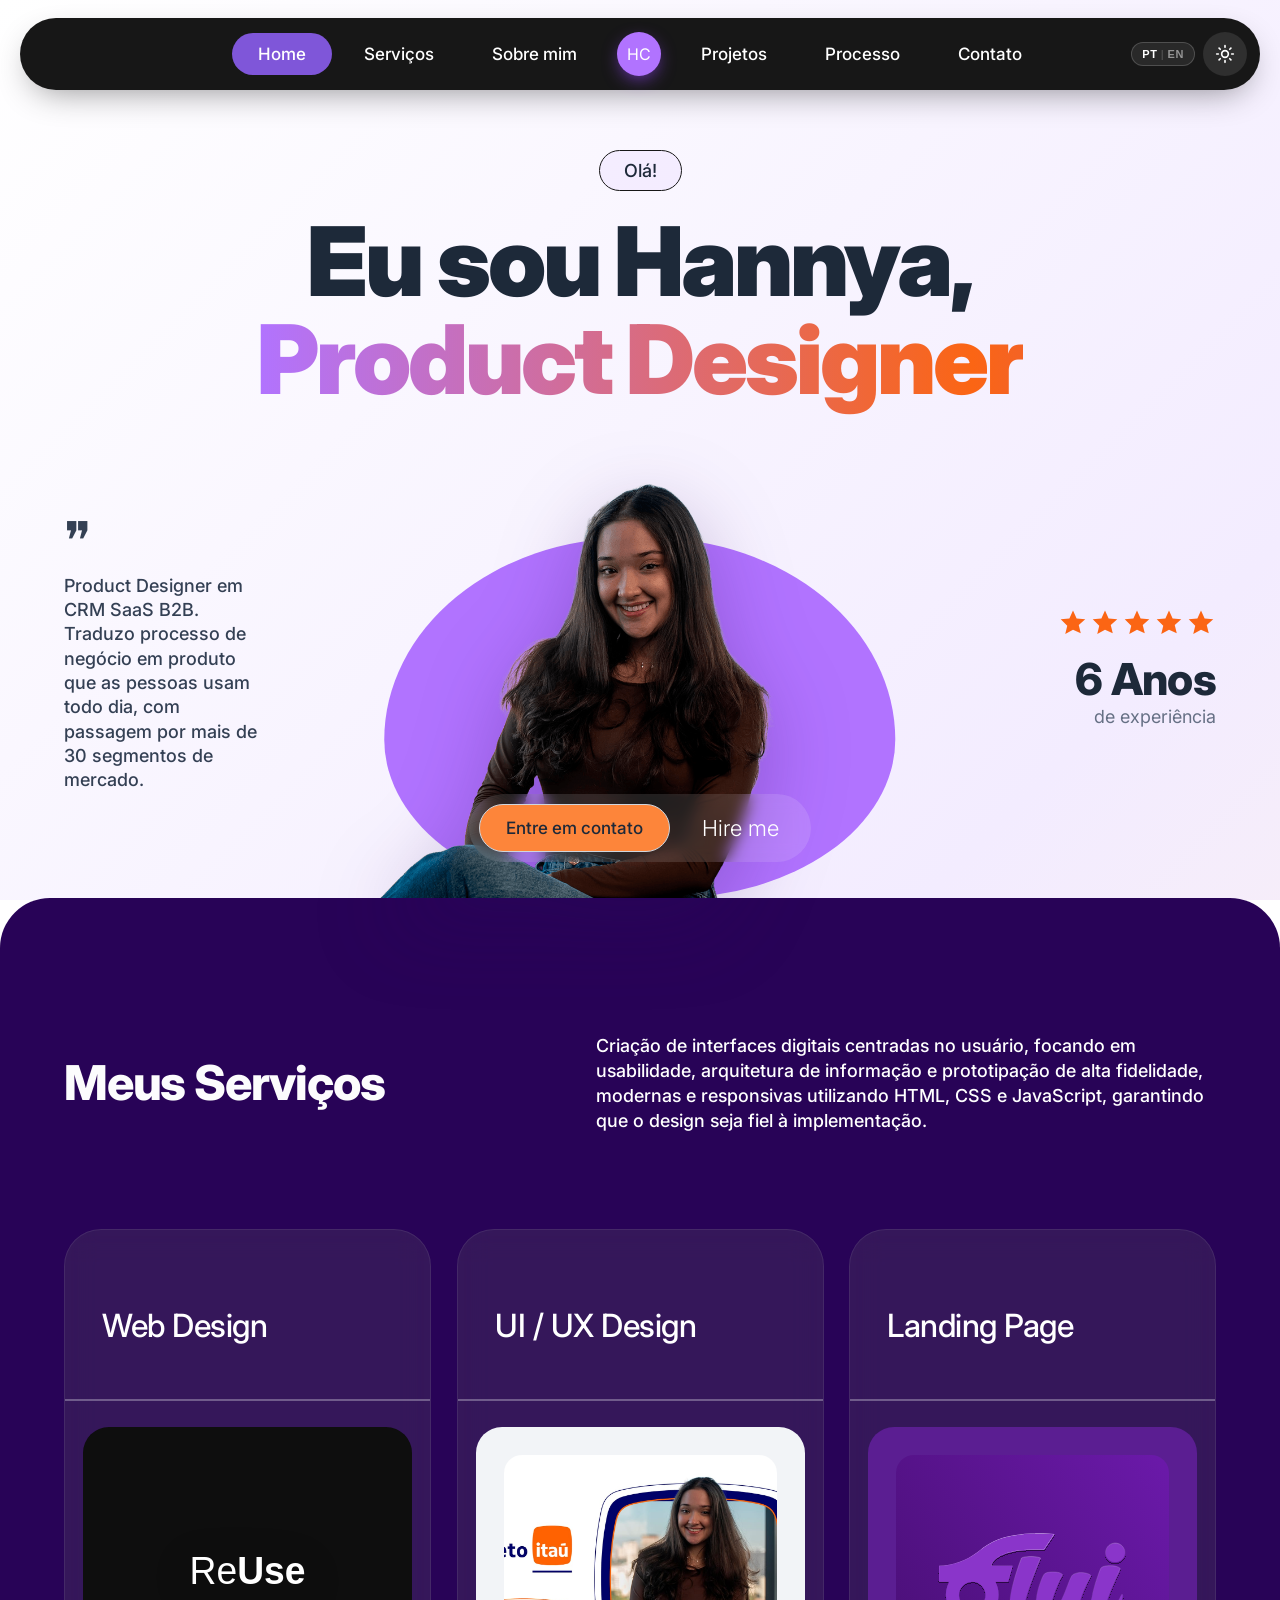
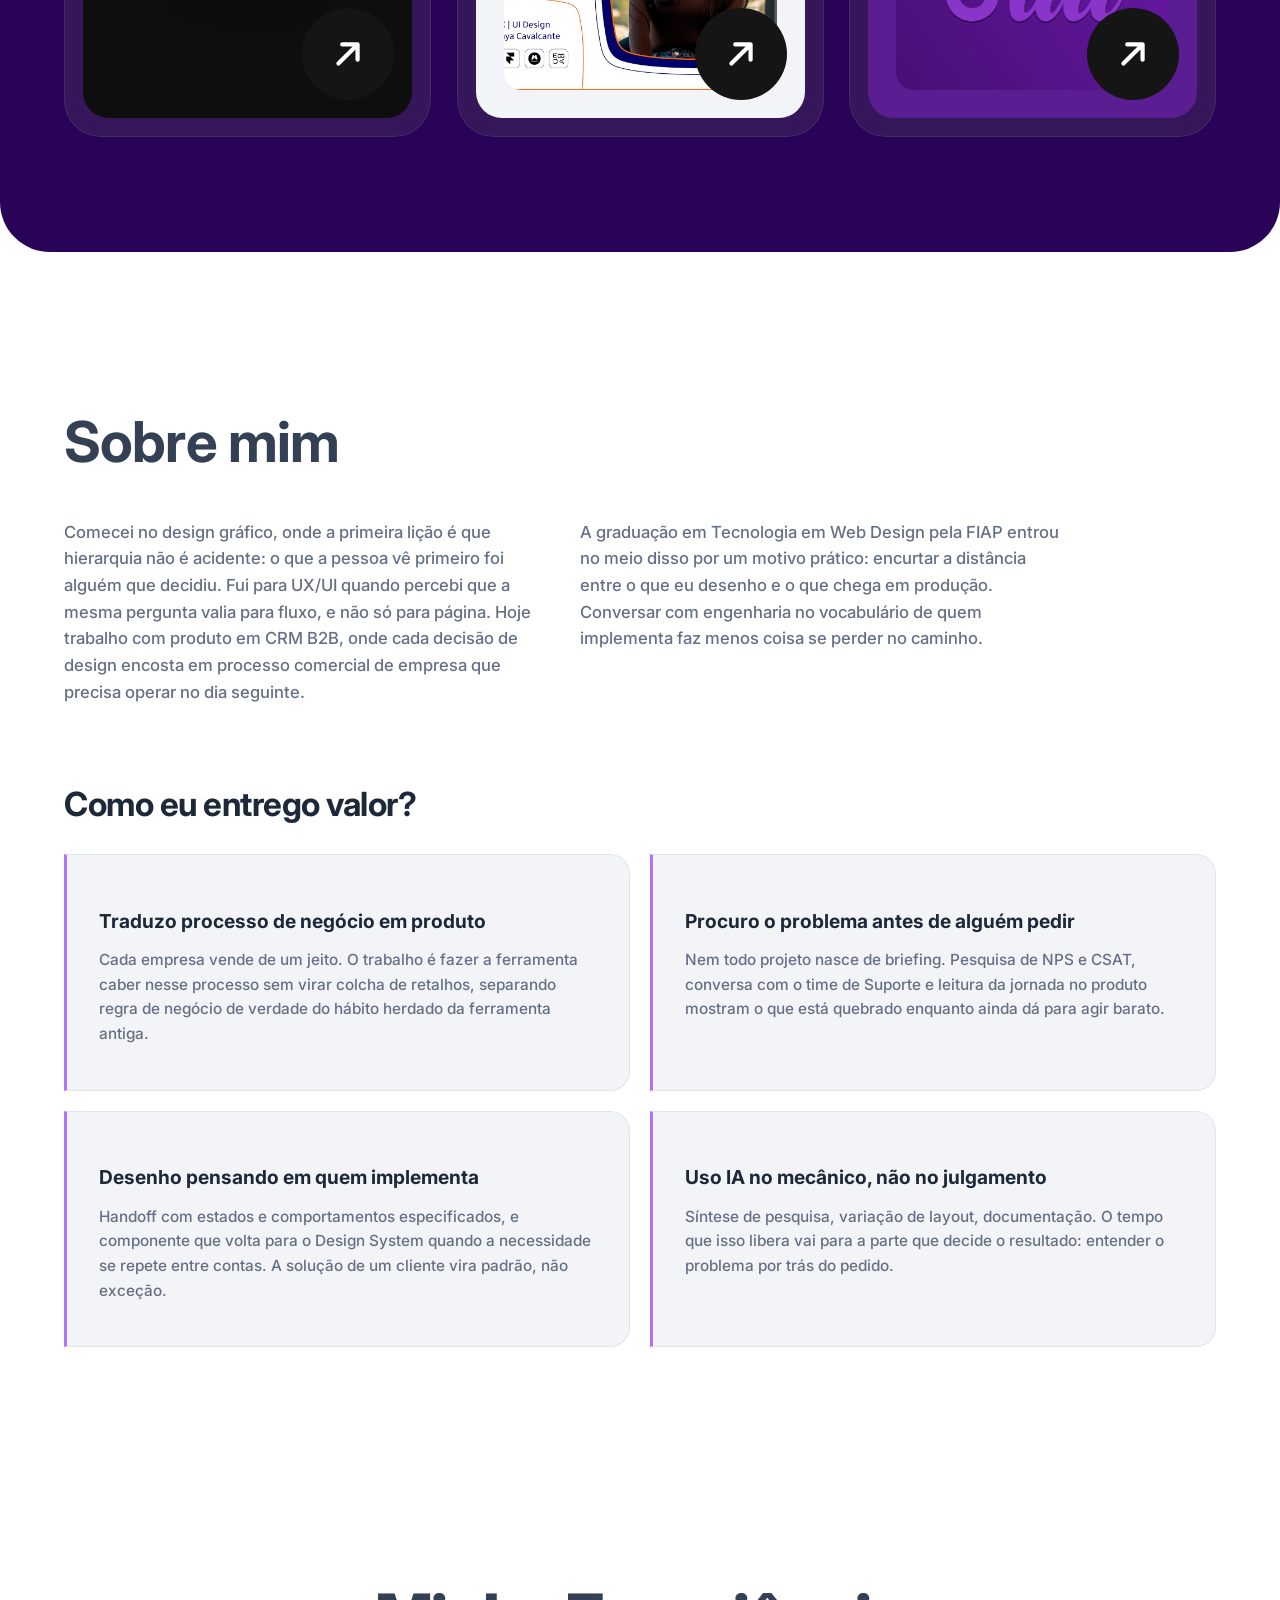
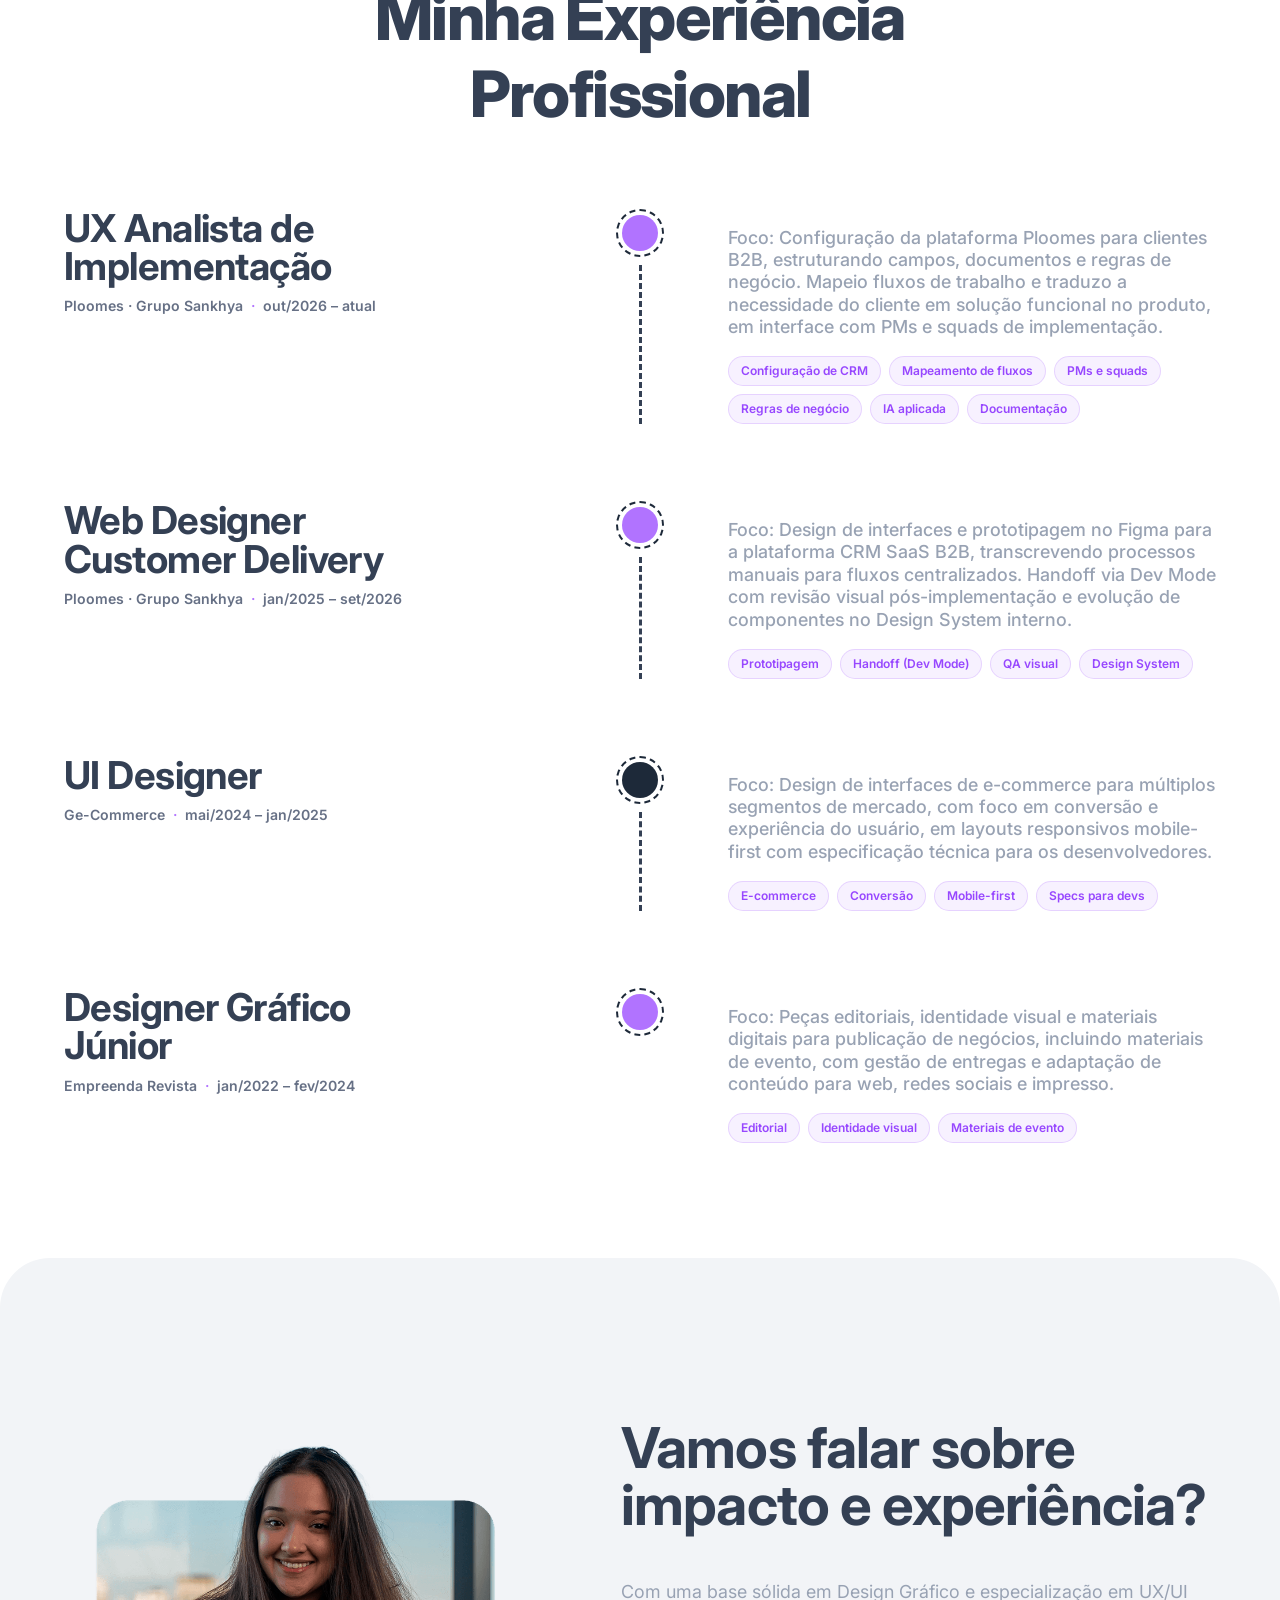
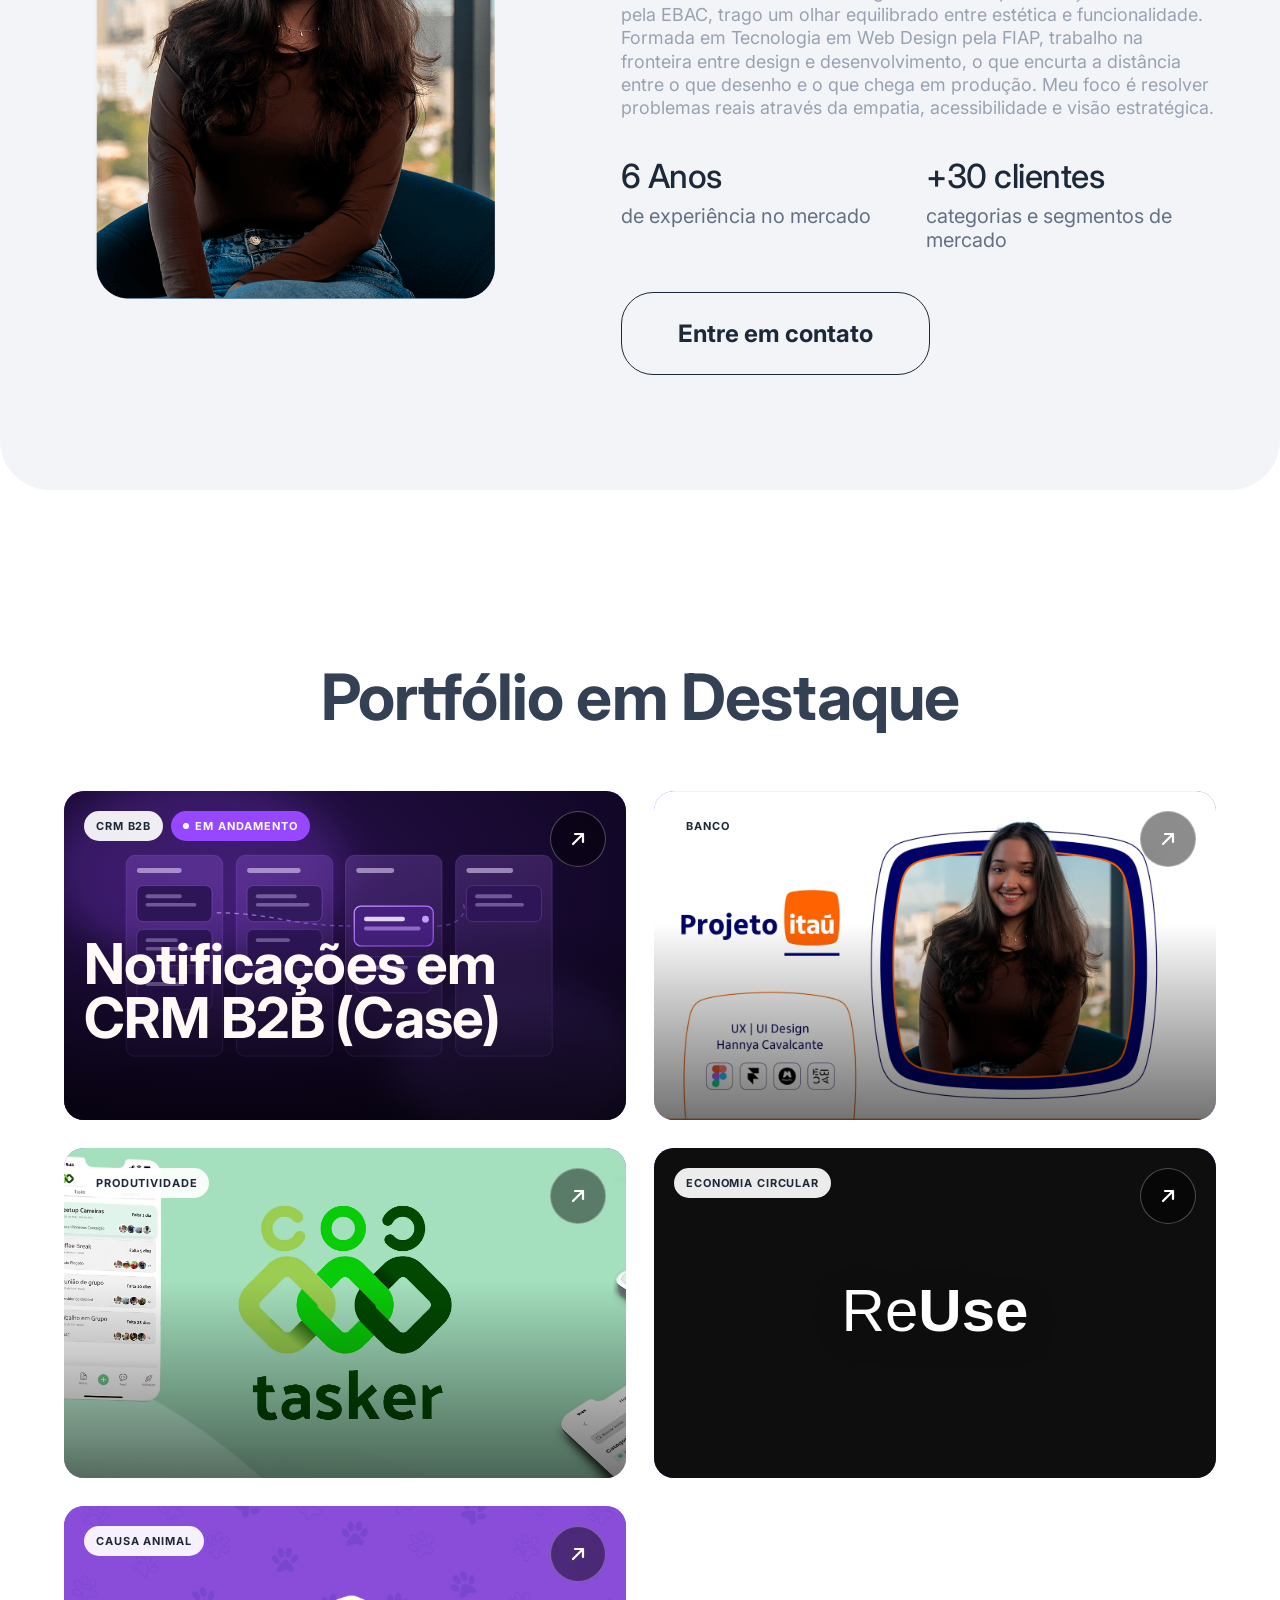
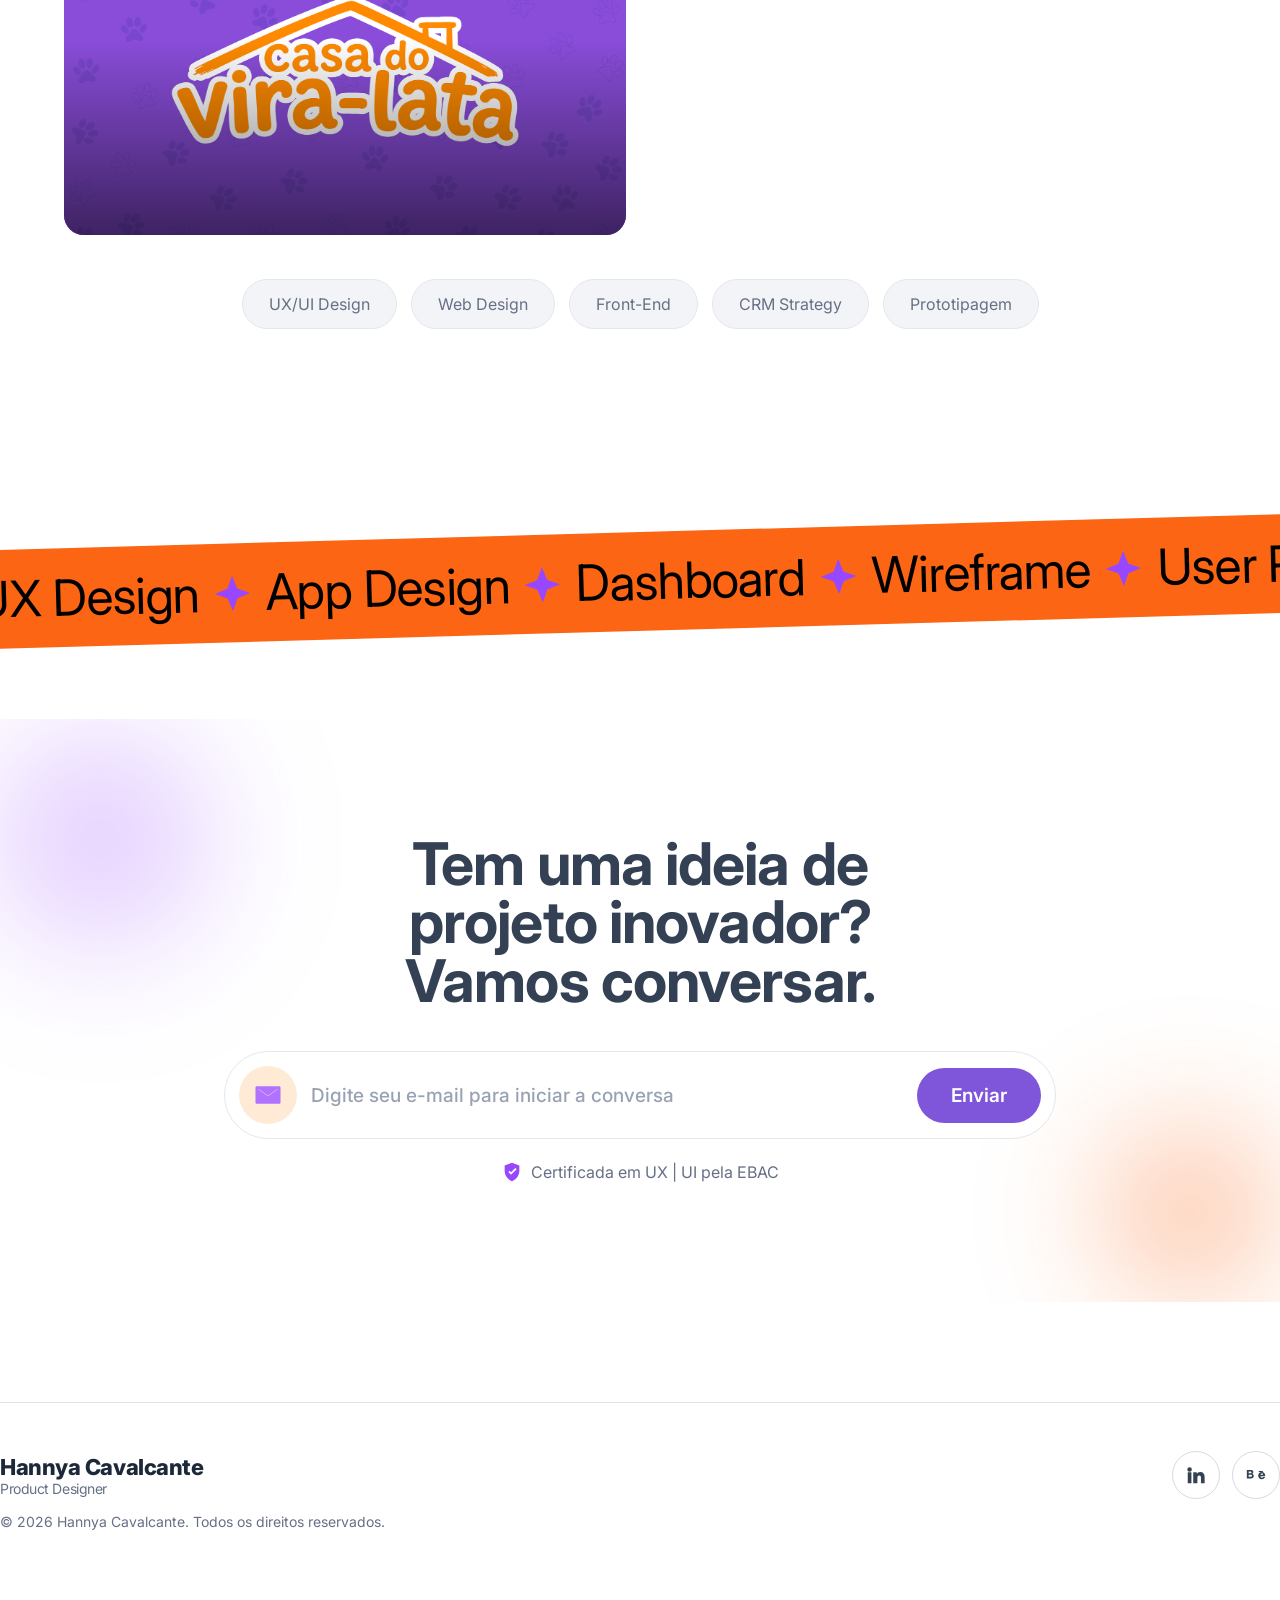
<file: index.html>
<!DOCTYPE html>
<html lang="pt-BR">
<head>
<meta charset="UTF-8" />
<meta name="viewport" content="width=device-width, initial-scale=1.0" />
<!-- Marca que o JavaScript esta ativo. As animacoes de entrada so escondem o
     conteudo sob .js, entao sem JavaScript tudo aparece normalmente. Inline e
     no <head> para rodar antes da primeira pintura e nao piscar. -->
<script>document.documentElement.classList.add("js");</script>
<title>Hannya Cavalcante — Product Designer</title>
<meta name="description" content="Portfólio de Hannya Cavalcante, Product Designer atuando em CRM SaaS B2B: mapeamento de fluxos, design de interfaces, Design System e handoff com engenharia." />
<link rel="canonical" href="https://hannya-portfolio.vercel.app/" />

<!-- Compartilhamento (LinkedIn, WhatsApp, X) -->
<meta property="og:type" content="website" />
<meta property="og:site_name" content="Hannya Cavalcante" />
<meta property="og:url" content="https://hannya-portfolio.vercel.app/" />
<meta property="og:title" content="Hannya Cavalcante — Product Designer" />
<meta property="og:description" content="Product Designer com 6 anos de experiência, hoje em CRM SaaS B2B. Veja os cases e o processo por trás das decisões." />
<meta property="og:image" content="https://hannya-portfolio.vercel.app/assets/og-image.jpg" />
<meta property="og:image:width" content="1200" />
<meta property="og:image:height" content="630" />
<meta property="og:image:alt" content="Hannya Cavalcante, Product Designer" />
<meta property="og:locale" content="pt_BR" />
<meta name="twitter:card" content="summary_large_image" />
<meta name="twitter:title" content="Hannya Cavalcante — Product Designer" />
<meta name="twitter:description" content="Product Designer com 6 anos de experiência, hoje em CRM SaaS B2B. Veja os cases e o processo por trás das decisões." />
<meta name="twitter:image" content="https://hannya-portfolio.vercel.app/assets/og-image.jpg" />

<link rel="preconnect" href="https://fonts.googleapis.com" />
<link rel="preconnect" href="https://fonts.gstatic.com" crossorigin />
<link href="https://fonts.googleapis.com/css2?family=Inter:wght@400;500;600;700;800&family=Urbanist:wght@300;400;500;600;700;800&family=Vast+Shadow&display=swap" rel="stylesheet" />
<link rel="icon" type="image/svg+xml" href="assets/favicon.svg" />
<link rel="stylesheet" href="styles.css" />

<!-- Dados estruturados: ajuda o Google a entender quem é a autora do site -->
<script type="application/ld+json">
{
  "@context": "https://schema.org",
  "@type": "Person",
  "name": "Hannya Cavalcante",
  "jobTitle": "Product Designer",
  "url": "https://hannya-portfolio.vercel.app/",
  "image": "https://hannya-portfolio.vercel.app/assets/og-image.jpg",
  "email": "mailto:hannyacavalcante@hotmail.com",
  "sameAs": [
    "https://www.linkedin.com/in/hannyacavalcante/",
    "https://www.behance.net/hannyacavalcante"
  ],
  "knowsAbout": ["Product Design", "UX Design", "UI Design", "Design System", "UX Research", "Prototipação", "CRM B2B", "SaaS"]
}
</script>
</head>
<body>

<a class="skip-link" href="#home">Pular para o conteúdo</a>

<!-- ============ NAV ============ -->
<nav class="nav" id="nav">
  <a class="nav__brand-mobile" href="#home" aria-label="Início">HC</a>
  <div class="nav__links" id="navLinks">
    <a class="nav__link is-active" href="#home" data-link>Home</a>
    <a class="nav__link" href="#servicos" data-link data-i18n="nav.services">Serviços</a>
    <a class="nav__link" href="#sobre" data-link data-i18n="nav.about">Sobre mim</a>
    <a class="nav__logo" href="#home" aria-label="Hannya Cavalcante">HC</a>
    <a class="nav__link" href="#projetos" data-link data-i18n="nav.projects">Projetos</a>
    <a class="nav__link" href="processo.html" data-i18n="nav.process">Processo</a>
    <a class="nav__link" href="#contato" data-link data-i18n="nav.contact">Contato</a>
  </div>
  <button class="theme-toggle" id="themeToggle" aria-label="Alternar tema" data-cursor>
    <svg class="icon-sun" viewBox="0 0 24 24" fill="none" stroke="currentColor" stroke-width="2" stroke-linecap="round"><circle cx="12" cy="12" r="4"/><path d="M12 2v2M12 20v2M4.9 4.9l1.4 1.4M17.7 17.7l1.4 1.4M2 12h2M20 12h2M4.9 19.1l1.4-1.4M17.7 6.3l1.4-1.4"/></svg>
    <svg class="icon-moon" viewBox="0 0 24 24" fill="currentColor" style="display:none"><path d="M21 12.8A9 9 0 1 1 11.2 3a7 7 0 0 0 9.8 9.8z"/></svg>
  </button>
  <button class="lang-toggle" id="langToggle" aria-label="Switch to English" data-cursor>
    <span class="lang-pt is-active">PT</span>
    <span class="lang-sep">|</span>
    <span class="lang-en">EN</span>
  </button>
  <button class="nav__burger" id="burger" aria-label="Menu">
    <svg viewBox="0 0 24 24" fill="none" stroke="currentColor" stroke-width="2" stroke-linecap="round"><path d="M4 7h16M4 12h16M4 17h16"/></svg>
  </button>
</nav>

<main>

  <!-- ============ HERO ============ -->
  <header class="hero container" id="home" data-screen-label="Hero">
    <span class="hero__badge reveal" data-i18n="hero.badge">Olá!</span>
    <h1 class="hero__title reveal" data-delay="1" style="font-weight: 900" data-i18n-html="hero.title">Eu sou Hannya,<br /><span class="br-accent">Product Designer</span></h1>

    <!-- botões visíveis apenas no mobile, abaixo do título -->
    <div class="hero__cta-mobile">
      <a class="btn-pill" href="mailto:hannyacavalcante@hotmail.com" data-cursor style="font-size: 17px; padding: 13px 26px;" data-i18n="hero.cta">Entre em contato</a>
      <a class="hero__cta-ghost hero__cta-ghost--mobile" href="#contato" data-link data-cursor>Hire me</a>
    </div>

    <div class="hero__stage">
      <aside class="hero__aside reveal" data-delay="2">
        <div class="hero__quote-mark">&#10078;</div>
        <p class="hero__quote" data-i18n="hero.quote">Product Designer em CRM SaaS B2B. Traduzo processo de negócio em produto que as pessoas usam todo dia, com passagem por mais de 30 segmentos de mercado.</p>
      </aside>

      <div class="hero__photo-wrap reveal" data-delay="1">
        <div class="hero__blob"></div>
        <img class="hero__photo" src="assets/hannya-hero.png" alt="Hannya Cavalcante" width="1224" height="817" fetchpriority="high" />
        <div class="hero__cta">
          <a class="btn-pill" href="mailto:hannyacavalcante@hotmail.com" data-cursor style="font-size: 17px; padding: 13px 26px;" data-i18n="hero.cta">
            Entre em contato
          </a>
          <a class="hero__cta-ghost" href="#contato" data-link data-cursor>Hire me</a>
        </div>
      </div>

      <aside class="hero__aside hero__aside--right reveal" data-delay="2">
        <div class="hero__stars">
          <svg viewBox="0 0 24 24" fill="currentColor"><path d="m12 2 2.9 6.3 6.9.6-5.2 4.6 1.6 6.7L12 17.3 5.8 20.8l1.6-6.7L2.2 8.9l6.9-.6z"/></svg>
          <svg viewBox="0 0 24 24" fill="currentColor"><path d="m12 2 2.9 6.3 6.9.6-5.2 4.6 1.6 6.7L12 17.3 5.8 20.8l1.6-6.7L2.2 8.9l6.9-.6z"/></svg>
          <svg viewBox="0 0 24 24" fill="currentColor"><path d="m12 2 2.9 6.3 6.9.6-5.2 4.6 1.6 6.7L12 17.3 5.8 20.8l1.6-6.7L2.2 8.9l6.9-.6z"/></svg>
          <svg viewBox="0 0 24 24" fill="currentColor"><path d="m12 2 2.9 6.3 6.9.6-5.2 4.6 1.6 6.7L12 17.3 5.8 20.8l1.6-6.7L2.2 8.9l6.9-.6z"/></svg>
          <svg viewBox="0 0 24 24" fill="currentColor"><path d="m12 2 2.9 6.3 6.9.6-5.2 4.6 1.6 6.7L12 17.3 5.8 20.8l1.6-6.7L2.2 8.9l6.9-.6z"/></svg>
        </div>
        <div class="hero__years" data-i18n="hero.years">6 Anos</div>
        <div class="hero__years-sub" data-i18n="hero.years-sub">de experiência</div>
      </aside>
    </div>
  </header>

  <!-- ============ SERVIÇOS ============ -->
  <section class="services section-pad container" id="servicos" data-screen-label="Serviços">
    <div class="services__head">
      <h2 class="services__title reveal reveal--left" data-i18n="services.title">Meus Serviços</h2>
      <p class="services__desc reveal reveal--right" data-delay="1" data-i18n="services.desc">Criação de interfaces digitais centradas no usuário, focando em usabilidade, arquitetura de informação e prototipação de alta fidelidade, modernas e responsivas utilizando HTML, CSS e JavaScript, garantindo que o design seja fiel à implementação.</p>
    </div>

    <div class="services__grid">
      <article class="service-card reveal reveal--zoom">
        <h3 class="service-card__title">Web Design</h3>
        <div class="service-card__rule"></div>
        <div class="service-card__media service-card__media--banner" style="background:#0E0E0E">
          <img class="service-card__banner" src="assets/reuse-logo.svg" alt="Banner ReUse - Web Design" width="300" height="71" loading="lazy" />
          <a class="service-card__arrow" href="https://reuse-web-jhfm.vercel.app/" target="_blank" rel="noopener" data-cursor aria-label="Acessar projeto ReUse">
            <svg viewBox="0 0 24 24" fill="none" stroke="currentColor" stroke-width="2.2" stroke-linecap="round" stroke-linejoin="round"><path d="M7 17 17 7M9 7h8v8"/></svg>
          </a>
        </div>
      </article>

      <article class="service-card reveal reveal--zoom" data-delay="1">
        <h3 class="service-card__title">UI / UX Design</h3>
        <div class="service-card__rule"></div>
        <div class="service-card__media service-card__media--banner" style="background:#F2F4F7">
          <img class="service-card__banner service-card__banner--cover" src="assets/thumb-itau.jpg" alt="Banner Projeto Itaú - UI/UX Design" width="1600" height="839" loading="lazy" />
          <a class="service-card__arrow" href="https://www.behance.net/hannyacavalcante" target="_blank" rel="noopener" data-cursor aria-label="Ver no Behance">
            <svg viewBox="0 0 24 24" fill="none" stroke="currentColor" stroke-width="2.2" stroke-linecap="round" stroke-linejoin="round"><path d="M7 17 17 7M9 7h8v8"/></svg>
          </a>
        </div>
      </article>

      <article class="service-card reveal reveal--zoom" data-delay="2">
        <h3 class="service-card__title">Landing Page</h3>
        <div class="service-card__rule"></div>
        <div class="service-card__media service-card__media--banner" style="background:#5B1E92">
          <img class="service-card__banner service-card__banner--cover" src="assets/flui-banner.svg" alt="Banner Flui - Landing Page" width="1440" height="1024" loading="lazy" />
          <a class="service-card__arrow" href="https://flui-charge.vercel.app/" target="_blank" rel="noopener" data-cursor aria-label="Acessar protótipo Flui">
            <svg viewBox="0 0 24 24" fill="none" stroke="currentColor" stroke-width="2.2" stroke-linecap="round" stroke-linejoin="round"><path d="M7 17 17 7M9 7h8v8"/></svg>
          </a>
        </div>
      </article>
    </div>
  </section>

  <!-- ============ SOBRE MIM ============ -->
  <section class="about section-pad container" id="sobre" data-screen-label="Sobre mim">
    <h2 class="about__title reveal" data-i18n="about.title">Sobre mim</h2>

    <div class="about__intro">
      <p class="about__text reveal" data-delay="1" data-i18n="about.p1">Comecei no design gr&aacute;fico, onde a primeira li&ccedil;&atilde;o &eacute; que hierarquia n&atilde;o &eacute; acidente: o que a pessoa v&ecirc; primeiro foi algu&eacute;m que decidiu. Fui para UX/UI quando percebi que a mesma pergunta valia para fluxo, e n&atilde;o s&oacute; para p&aacute;gina. Hoje trabalho com produto em CRM B2B, onde cada decis&atilde;o de design encosta em processo comercial de empresa que precisa operar no dia seguinte.</p>
      <p class="about__text reveal" data-delay="2" data-i18n="about.p2">A gradua&ccedil;&atilde;o em Tecnologia em Web Design pela FIAP entrou no meio disso por um motivo pr&aacute;tico: encurtar a dist&acirc;ncia entre o que eu desenho e o que chega em produ&ccedil;&atilde;o. Conversar com engenharia no vocabul&aacute;rio de quem implementa faz menos coisa se perder no caminho.</p>
    </div>

    <h3 class="about__sub reveal" data-i18n="about.value-title">Como eu entrego valor?</h3>
    <div class="value-grid">
      <article class="value-card reveal">
        <h4 class="value-card__title" data-i18n="about.v1-title">Traduzo processo de neg&oacute;cio em produto</h4>
        <p class="value-card__text" data-i18n="about.v1-text">Cada empresa vende de um jeito. O trabalho &eacute; fazer a ferramenta caber nesse processo sem virar colcha de retalhos, separando regra de neg&oacute;cio de verdade do h&aacute;bito herdado da ferramenta antiga.</p>
      </article>
      <article class="value-card reveal" data-delay="1">
        <h4 class="value-card__title" data-i18n="about.v2-title">Procuro o problema antes de algu&eacute;m pedir</h4>
        <p class="value-card__text" data-i18n="about.v2-text">Nem todo projeto nasce de briefing. Pesquisa de NPS e CSAT, conversa com o time de Suporte e leitura da jornada no produto mostram o que est&aacute; quebrado enquanto ainda d&aacute; para agir barato.</p>
      </article>
      <article class="value-card reveal" data-delay="2">
        <h4 class="value-card__title" data-i18n="about.v3-title">Desenho pensando em quem implementa</h4>
        <p class="value-card__text" data-i18n="about.v3-text">Handoff com estados e comportamentos especificados, e componente que volta para o Design System quando a necessidade se repete entre contas. A solu&ccedil;&atilde;o de um cliente vira padr&atilde;o, n&atilde;o exce&ccedil;&atilde;o.</p>
      </article>
      <article class="value-card reveal" data-delay="3">
        <h4 class="value-card__title" data-i18n="about.v4-title">Uso IA no mec&acirc;nico, n&atilde;o no julgamento</h4>
        <p class="value-card__text" data-i18n="about.v4-text">S&iacute;ntese de pesquisa, varia&ccedil;&atilde;o de layout, documenta&ccedil;&atilde;o. O tempo que isso libera vai para a parte que decide o resultado: entender o problema por tr&aacute;s do pedido.</p>
      </article>
    </div>
  </section>

  <!-- ============ EXPERIÊNCIA ============ -->
  <section class="exp section-pad container" data-screen-label="Experiência">
    <h2 class="exp__title reveal" data-i18n="exp.title">Minha Experiência Profissional</h2>

    <div class="timeline">
      <div class="timeline__row">
        <div class="role-head">
          <div class="role-title" data-i18n-html="exp.role-impl">UX Analista de<br />Implementa&ccedil;&atilde;o</div>
          <p class="role-company"><span data-i18n="exp.co1">Ploomes &middot; Grupo Sankhya</span><span class="role-sep">&middot;</span><span data-i18n="exp.dt1">out/2026 &ndash; atual</span></p>
        </div>
        <div class="timeline__rail">
          <div class="rail-node reveal"><span></span></div>
        </div>
        <div class="role-body">
          <p class="focus-text" data-i18n="exp.focus-impl">Foco: Configuração da plataforma Ploomes para clientes B2B, estruturando campos, documentos e regras de negócio. Mapeio fluxos de trabalho e traduzo a necessidade do cliente em solução funcional no produto, em interface com PMs e squads de implementação.</p>
          <div class="role-tags">
            <span class="role-tag" data-i18n="exp.t1a">Configuração de CRM</span>
            <span class="role-tag" data-i18n="exp.t1b">Mapeamento de fluxos</span>
            <span class="role-tag" data-i18n="exp.t1c">PMs e squads</span>
            <span class="role-tag" data-i18n="exp.t1d">Regras de negócio</span>
            <span class="role-tag" data-i18n="exp.t1e">IA aplicada</span>
            <span class="role-tag" data-i18n="exp.t1f">Documentação</span>
          </div>
        </div>
      </div>

      <div class="timeline__row">
        <div class="role-head" data-delay="1">
          <div class="role-title" data-i18n-html="exp.role1">Web Designer<br />Customer Delivery</div>
          <p class="role-company"><span data-i18n="exp.co2">Ploomes &middot; Grupo Sankhya</span><span class="role-sep">&middot;</span><span data-i18n="exp.dt2">jan/2025 &ndash; set/2026</span></p>
        </div>
        <div class="timeline__rail">
          <div class="rail-node reveal" data-delay="1"><span></span></div>
        </div>
        <div class="role-body" data-delay="1">
          <p class="focus-text" data-i18n="exp.focus1">Foco: Design de interfaces e prototipagem no Figma para a plataforma CRM SaaS B2B, transcrevendo processos manuais para fluxos centralizados. Handoff via Dev Mode com revisão visual pós-implementação e evolução de componentes no Design System interno.</p>
          <div class="role-tags">
            <span class="role-tag" data-i18n="exp.t2a">Prototipagem</span>
            <span class="role-tag" data-i18n="exp.t2b">Handoff (Dev Mode)</span>
            <span class="role-tag" data-i18n="exp.t2c">QA visual</span>
            <span class="role-tag" data-i18n="exp.t2d">Design System</span>
          </div>
        </div>
      </div>

      <div class="timeline__row">
        <div class="role-head" data-delay="2">
          <div class="role-title" data-i18n-html="exp.role2">UI Designer</div>
          <p class="role-company"><span data-i18n="exp.co3">Ge-Commerce</span><span class="role-sep">&middot;</span><span data-i18n="exp.dt3">mai/2024 &ndash; jan/2025</span></p>
        </div>
        <div class="timeline__rail">
          <div class="rail-node is-dark reveal" data-delay="2"><span></span></div>
        </div>
        <div class="role-body" data-delay="2">
          <p class="focus-text" data-i18n="exp.focus2">Foco: Design de interfaces de e-commerce para múltiplos segmentos de mercado, com foco em conversão e experiência do usuário, em layouts responsivos mobile-first com especificação técnica para os desenvolvedores.</p>
          <div class="role-tags">
            <span class="role-tag" data-i18n="exp.t3a">E-commerce</span>
            <span class="role-tag" data-i18n="exp.t3b">Conversão</span>
            <span class="role-tag" data-i18n="exp.t3c">Mobile-first</span>
            <span class="role-tag" data-i18n="exp.t3d">Specs para devs</span>
          </div>
        </div>
      </div>

      <div class="timeline__row">
        <div class="role-head" data-delay="3">
          <div class="role-title" data-i18n-html="exp.role3">Designer Gr&aacute;fico<br />J&uacute;nior</div>
          <p class="role-company"><span data-i18n="exp.co4">Empreenda Revista</span><span class="role-sep">&middot;</span><span data-i18n="exp.dt4">jan/2022 &ndash; fev/2024</span></p>
        </div>
        <div class="timeline__rail">
          <div class="rail-node reveal" data-delay="3"><span></span></div>
        </div>
        <div class="role-body" data-delay="3">
          <p class="focus-text" data-i18n="exp.focus3">Foco: Peças editoriais, identidade visual e materiais digitais para publicação de negócios, incluindo materiais de evento, com gestão de entregas e adaptação de conteúdo para web, redes sociais e impresso.</p>
          <div class="role-tags">
            <span class="role-tag" data-i18n="exp.t4a">Editorial</span>
            <span class="role-tag" data-i18n="exp.t4b">Identidade visual</span>
            <span class="role-tag" data-i18n="exp.t4c">Materiais de evento</span>
          </div>
        </div>
      </div>
    </div>
  </section>

  <!-- ============ IMPACTO ============ -->
  <section class="impact section-pad container" data-screen-label="Impacto">
    <div class="impact__inner">
      <div class="impact__photo reveal reveal--left">
        <img src="assets/hannya-about.png" alt="Hannya Cavalcante" width="844" height="840" loading="lazy" />
      </div>
      <div class="reveal reveal--right" data-delay="1">
        <h2 class="impact__title" data-i18n="impact.title">Vamos falar sobre impacto e experiência?</h2>
        <p class="impact__text" data-i18n="impact.text">Com uma base sólida em Design Gráfico e especialização em UX/UI pela EBAC, trago um olhar equilibrado entre estética e funcionalidade. Formada em Tecnologia em Web Design pela FIAP, trabalho na fronteira entre design e desenvolvimento, o que encurta a distância entre o que desenho e o que chega em produção. Meu foco é resolver problemas reais através da empatia, acessibilidade e visão estratégica.</p>
        <div class="impact__stats">
          <div class="stat">
            <div class="stat__num"><span data-count="6" data-suffix=" Anos" data-i18n-suffix="impact.stat1-sfx">6 Anos</span></div>
            <div class="stat__label" data-i18n="impact.stat1-lbl">de experiência no mercado</div>
          </div>
          <div class="stat">
            <div class="stat__num"><span data-count="30" data-prefix="+" data-suffix=" clientes" data-i18n-suffix="impact.stat2-sfx">+30 clientes</span></div>
            <div class="stat__label" data-i18n="impact.stat2-lbl">categorias e segmentos de mercado</div>
          </div>
        </div>
        <a class="btn-outline" href="#contato" data-link data-cursor data-i18n="impact.cta">Entre em contato</a>
      </div>
    </div>
  </section>

  <!-- ============ PORTFÓLIO ============ -->
  <section class="portfolio section-pad container" id="projetos" data-screen-label="Portfólio">
    <h2 class="portfolio__title reveal reveal--blur" data-i18n="portfolio.title">Portfólio em Destaque</h2>

    <!-- Cards no HTML para funcionarem sem JavaScript e serem indexaveis.
         Gerados a partir de projects-data.js com a mesma marcacao de
         buildProjects(). Ao adicionar um projeto, atualize os dois lugares. -->
    <div id="projectTrack" class="proj-grid reveal" data-delay="1">
        <a class="project" href="projeto.html?id=notificacoes-crm" data-cursor data-cursor-label="Ver projeto" aria-label="Notificações em CRM B2B (Case)">
          <div class="project__bg" style="background-image:url(assets/crm-cover.svg)"></div><div class="project__scrim"></div>
          <div class="project__top"><div class="project__pills"><span class="project__pill">CRM B2B</span><span class="project__pill project__pill--wip">Em andamento</span></div><span class="project__arrow"><svg viewBox="0 0 24 24" fill="none" stroke="currentColor" stroke-width="2.2" stroke-linecap="round" stroke-linejoin="round"><path d="M7 17 17 7M9 7h8v8"/></svg></span></div>
          <div>
            <h3 class="project__name">Notificações em CRM B2B (Case)</h3>
            <p class="project__desc">Os avisos do produto são silenciosos e se acumulam, e a rotina do dia acaba se organizando fora dele. Discovery com entrevistas, benchmark e priorização RICE. Estudo em andamento.</p>
          </div>
        </a>

        <a class="project" href="projeto.html?id=itau" data-cursor data-cursor-label="Ver projeto" aria-label="Redesign de Onboarding · Itaú">
          <div class="project__bg" style="background-image:url(assets/thumb-itau.jpg)"></div><div class="project__scrim"></div>
          <div class="project__top"><div class="project__pills"><span class="project__pill">Banco</span></div><span class="project__arrow"><svg viewBox="0 0 24 24" fill="none" stroke="currentColor" stroke-width="2.2" stroke-linecap="round" stroke-linejoin="round"><path d="M7 17 17 7M9 7h8v8"/></svg></span></div>
          <div>
            <p class="project__desc">Redesenho do onboarding do app do Itaú conduzido pelo Double Diamond, com pesquisa, teste com usuários reais e acessibilidade como critério de aprovação. Resultado: 30% menos etapas no fluxo.</p>
          </div>
        </a>

        <a class="project" href="projeto.html?id=tasker" data-cursor data-cursor-label="Ver projeto" aria-label="Tasker">
          <div class="project__bg" style="background-image:url(assets/tasker-cover.webp)"></div><div class="project__scrim"></div>
          <div class="project__top"><div class="project__pills"><span class="project__pill">Produtividade</span></div><span class="project__arrow"><svg viewBox="0 0 24 24" fill="none" stroke="currentColor" stroke-width="2.2" stroke-linecap="round" stroke-linejoin="round"><path d="M7 17 17 7M9 7h8v8"/></svg></span></div>
          <div>
            <p class="project__desc">Aplicativo com interações gamificadas criado para ajudar jovens com dificuldades de concentração a organizarem tarefas, desenvolverem hábitos e aumentarem a produtividade no dia a dia.</p>
          </div>
        </a>

        <a class="project project--has-logo" href="projeto.html?id=reuse" data-cursor data-cursor-label="Ver projeto" aria-label="Reuse App">
          <div class="project__bg" style="background:#0E0E0E"></div>
          <div class="project__top"><div class="project__pills"><span class="project__pill">Economia circular</span></div><span class="project__arrow"><svg viewBox="0 0 24 24" fill="none" stroke="currentColor" stroke-width="2.2" stroke-linecap="round" stroke-linejoin="round"><path d="M7 17 17 7M9 7h8v8"/></svg></span></div>
          <div>
            <img class="project__logo" src="assets/reuse-logo.svg" alt="Reuse App" />
            <p class="project__desc">Plataforma digital colaborativa de economia circular: um marketplace onde pessoas vendem, trocam e doam produtos usados, incentivando o consumo consciente e a sustentabilidade urbana.</p>
          </div>
        </a>

        <a class="project" href="projeto.html?id=casa-vira-lata" data-cursor data-cursor-label="Ver projeto" aria-label="Casa do Vira-Lata">
          <div class="project__bg" style="background-image:url(assets/service-1.png)"></div><div class="project__scrim"></div>
          <div class="project__top"><div class="project__pills"><span class="project__pill">Causa animal</span></div><span class="project__arrow"><svg viewBox="0 0 24 24" fill="none" stroke="currentColor" stroke-width="2.2" stroke-linecap="round" stroke-linejoin="round"><path d="M7 17 17 7M9 7h8v8"/></svg></span></div>
          <div>
            <p class="project__desc">Projeto voltado à causa animal, com foco em criar uma experiência digital acolhedora e intuitiva para incentivar adoções, doações e conexão entre pessoas e animais resgatados.</p>
          </div>
        </a>
    </div>

    <div class="chips reveal">
      <span class="chip">UX/UI Design</span>
      <span class="chip">Web Design</span>
      <span class="chip">Front-End</span>
      <span class="chip">CRM Strategy</span>
      <span class="chip" data-i18n="chip.proto">Prototipagem</span>
    </div>
  </section>

  <!-- ============ MARQUEE ============ -->
  <div class="marquee" aria-hidden="true">
    <div class="marquee__track" id="marqueeTrack"></div>
  </div>

  <!-- ============ CONTATO ============ -->
  <section class="contact section-pad container" id="contato" data-screen-label="Contato">
    <h2 class="contact__title reveal" data-i18n="contact.title">Tem uma ideia de projeto inovador? Vamos conversar.</h2>
    <form class="contact__form reveal" data-delay="1" id="contactForm">
      <span class="contact__icon">
        <svg viewBox="0 0 24 24" fill="currentColor"><path d="M3 5h18a1 1 0 0 1 1 1v12a1 1 0 0 1-1 1H3a1 1 0 0 1-1-1V6a1 1 0 0 1 1-1zm9 7.5L4.5 7.2v.3L12 13l7.5-5.5v-.3L12 12.5z"/></svg>
      </span>
      <input class="contact__input" type="email" id="contactEmail" placeholder="Digite seu e-mail para iniciar a conversa" data-i18n-placeholder="contact.ph" required />
      <button class="btn-send" type="submit" data-cursor data-i18n="contact.send">Enviar</button>
    </form>
    <p class="contact__status" id="contactStatus" role="status" aria-live="polite" hidden></p>
    <div class="contact__badge">
      <svg viewBox="0 0 24 24" fill="currentColor"><path d="M12 2 4 5v6c0 5 3.4 9.4 8 11 4.6-1.6 8-6 8-11V5l-8-3zm-1 13-3-3 1.4-1.4L11 12.2l4.6-4.6L17 9l-6 6z"/></svg>
      <span data-i18n="contact.badge">Certificada em UX | UI pela EBAC</span>
    </div>
  </section>

  <!-- ============ FOOTER ============ -->
  <footer class="footer container">
    <div class="footer__inner">
      <div class="footer__brand">Hannya Cavalcante<small data-i18n="footer.role">Product Designer</small></div>
      <div class="footer__socials">
        <a class="social" href="https://www.linkedin.com/in/hannyacavalcante/" target="_blank" rel="noopener" aria-label="LinkedIn" data-cursor>
          <svg viewBox="0 0 24 24" fill="currentColor"><path d="M4.98 3.5A2.5 2.5 0 1 1 5 8.5a2.5 2.5 0 0 1 0-5zM3 9h4v12H3V9zm6 0h3.8v1.7h.05c.53-1 1.83-2.05 3.77-2.05 4.03 0 4.78 2.65 4.78 6.1V21h-4v-5.4c0-1.3 0-2.95-1.8-2.95-1.8 0-2.08 1.4-2.08 2.85V21H9V9z"/></svg>
        </a>
        <a class="social" href="https://www.behance.net/hannyacavalcante" target="_blank" rel="noopener" aria-label="Behance" data-cursor>
          <svg viewBox="0 0 24 24" fill="currentColor"><path d="M8.2 10.3c.6-.3.9-.9.9-1.6 0-1.5-1.1-2.2-2.9-2.2H2v9.4h4.4c1.9 0 3.2-.9 3.2-2.7 0-1.1-.5-1.9-1.4-2.3zM4 8.2h1.9c.7 0 1.2.3 1.2 1s-.4 1-1.2 1H4v-2zm2.1 5.6H4v-2.2h2.2c.9 0 1.4.4 1.4 1.1 0 .8-.6 1.1-1.5 1.1zM22 12.6c0-2.2-1.3-4-3.7-4-2.3 0-3.9 1.7-3.9 4 0 2.4 1.5 4 4 4 1.9 0 3.1-.9 3.5-2.3h-2c-.2.5-.7.7-1.4.7-1 0-1.6-.6-1.7-1.6H22v-.8zm-5.1-.9c.1-.9.7-1.4 1.5-1.4.9 0 1.4.5 1.4 1.4h-2.9zM15 7.5h4.5v1.1H15V7.5z"/></svg>
        </a>
      </div>
    </div>
    <p class="footer__copy">© <span id="year"></span> Hannya Cavalcante. <span data-i18n="footer.copy">Todos os direitos reservados.</span></p>
  </footer>

</main>

<!-- custom cursor (estilo Figma) -->
<div class="fcursor" id="fcursor" aria-hidden="true">
  <svg viewBox="0 0 24 24" width="24" height="24">
    <path d="M4.5 2 L4.5 18.6 L8.7 14.7 L11.4 20.8 L13.9 19.6 L11.2 13.6 L16.8 13.4 Z"
          stroke="#ffffff" stroke-width="1.5" stroke-linejoin="round"/>
  </svg>
  <span class="fcursor__label" id="fcursorLabel">Hannya</span>
</div>

<script src="i18n.js"></script>
<script src="projects-data.js"></script>
<script src="script.js"></script>

<!-- O painel de Tweaks (React + Babel via CDN) é ferramenta de autoria e não
     vai para produção: eram 4,2 MB por visita, em builds de desenvolvimento,
     com o Babel compilando JSX no navegador do visitante. Ele também forçava
     data-theme no load a partir de um default fixo, o que impedia o modo
     escuro de persistir. Os arquivos tweaks.jsx / tweaks-panel.jsx seguem no
     repositório para uso local. -->

</body>
</html>
</file>
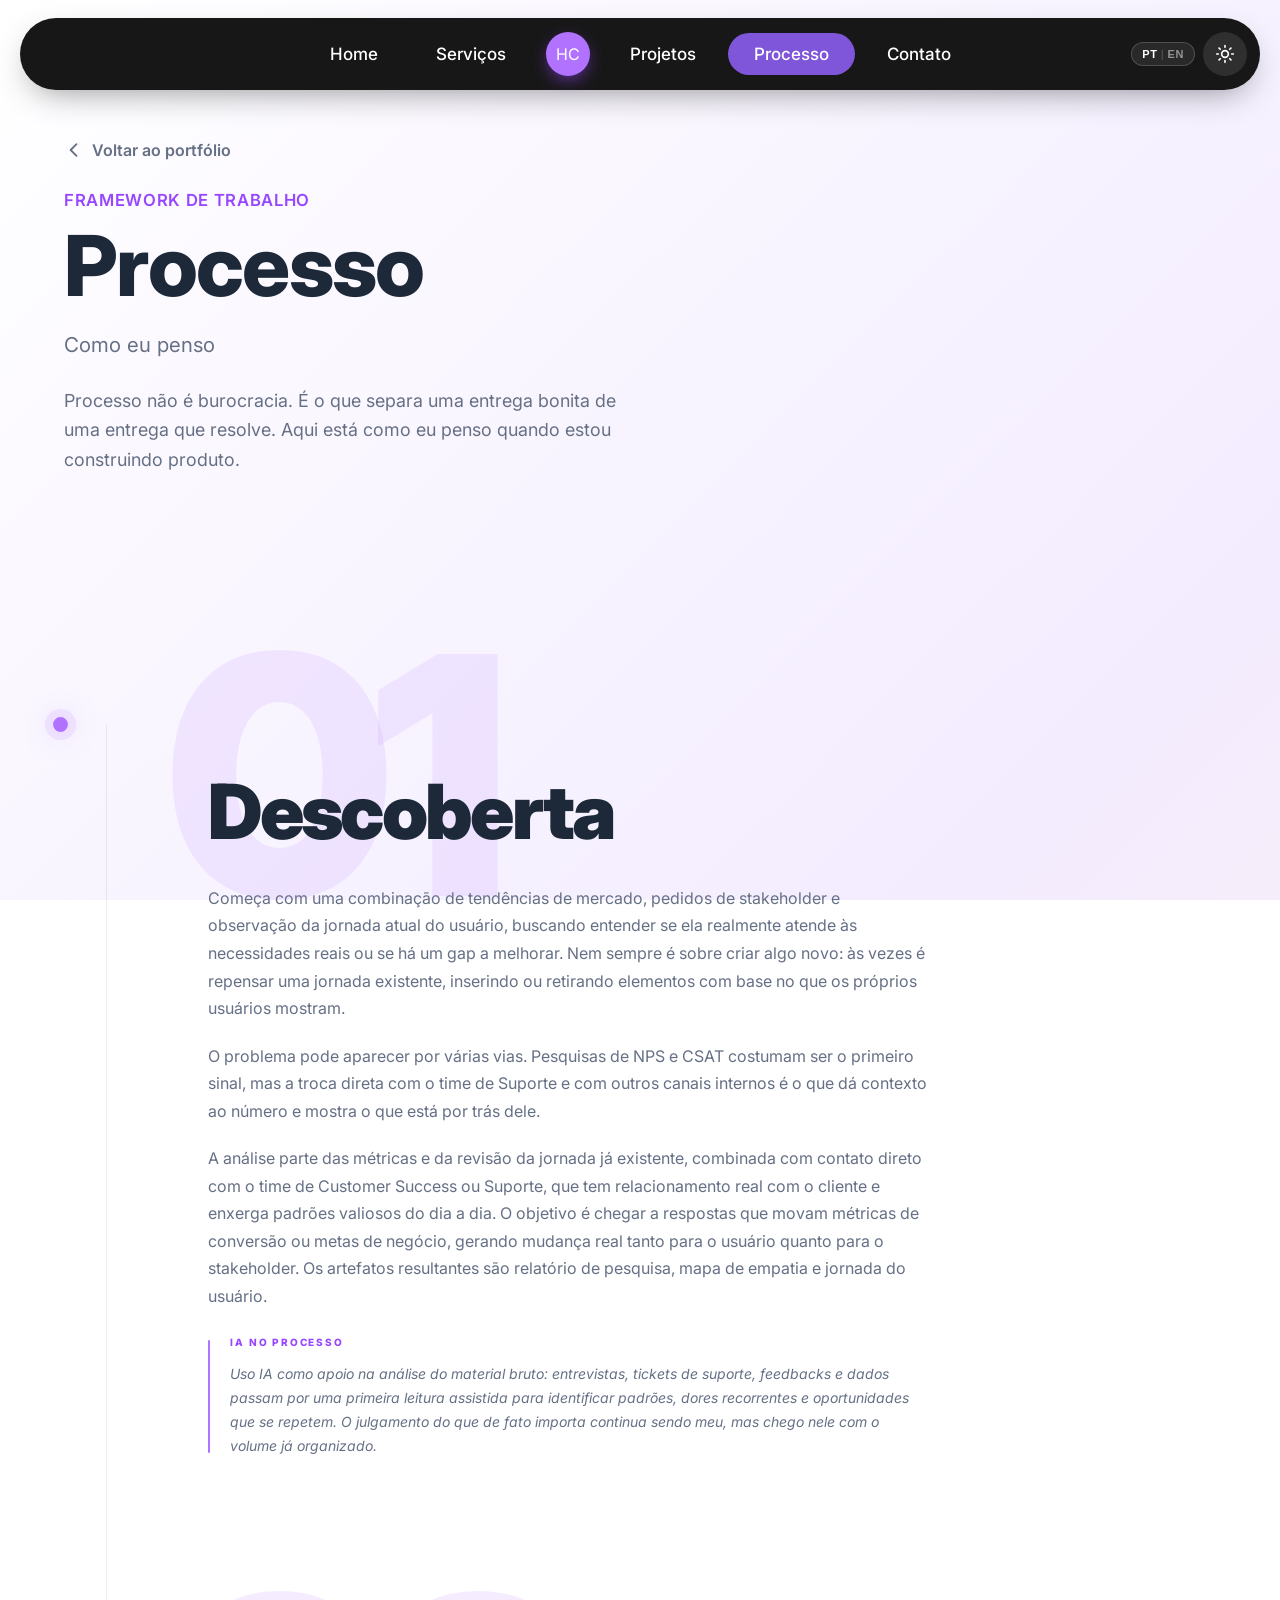
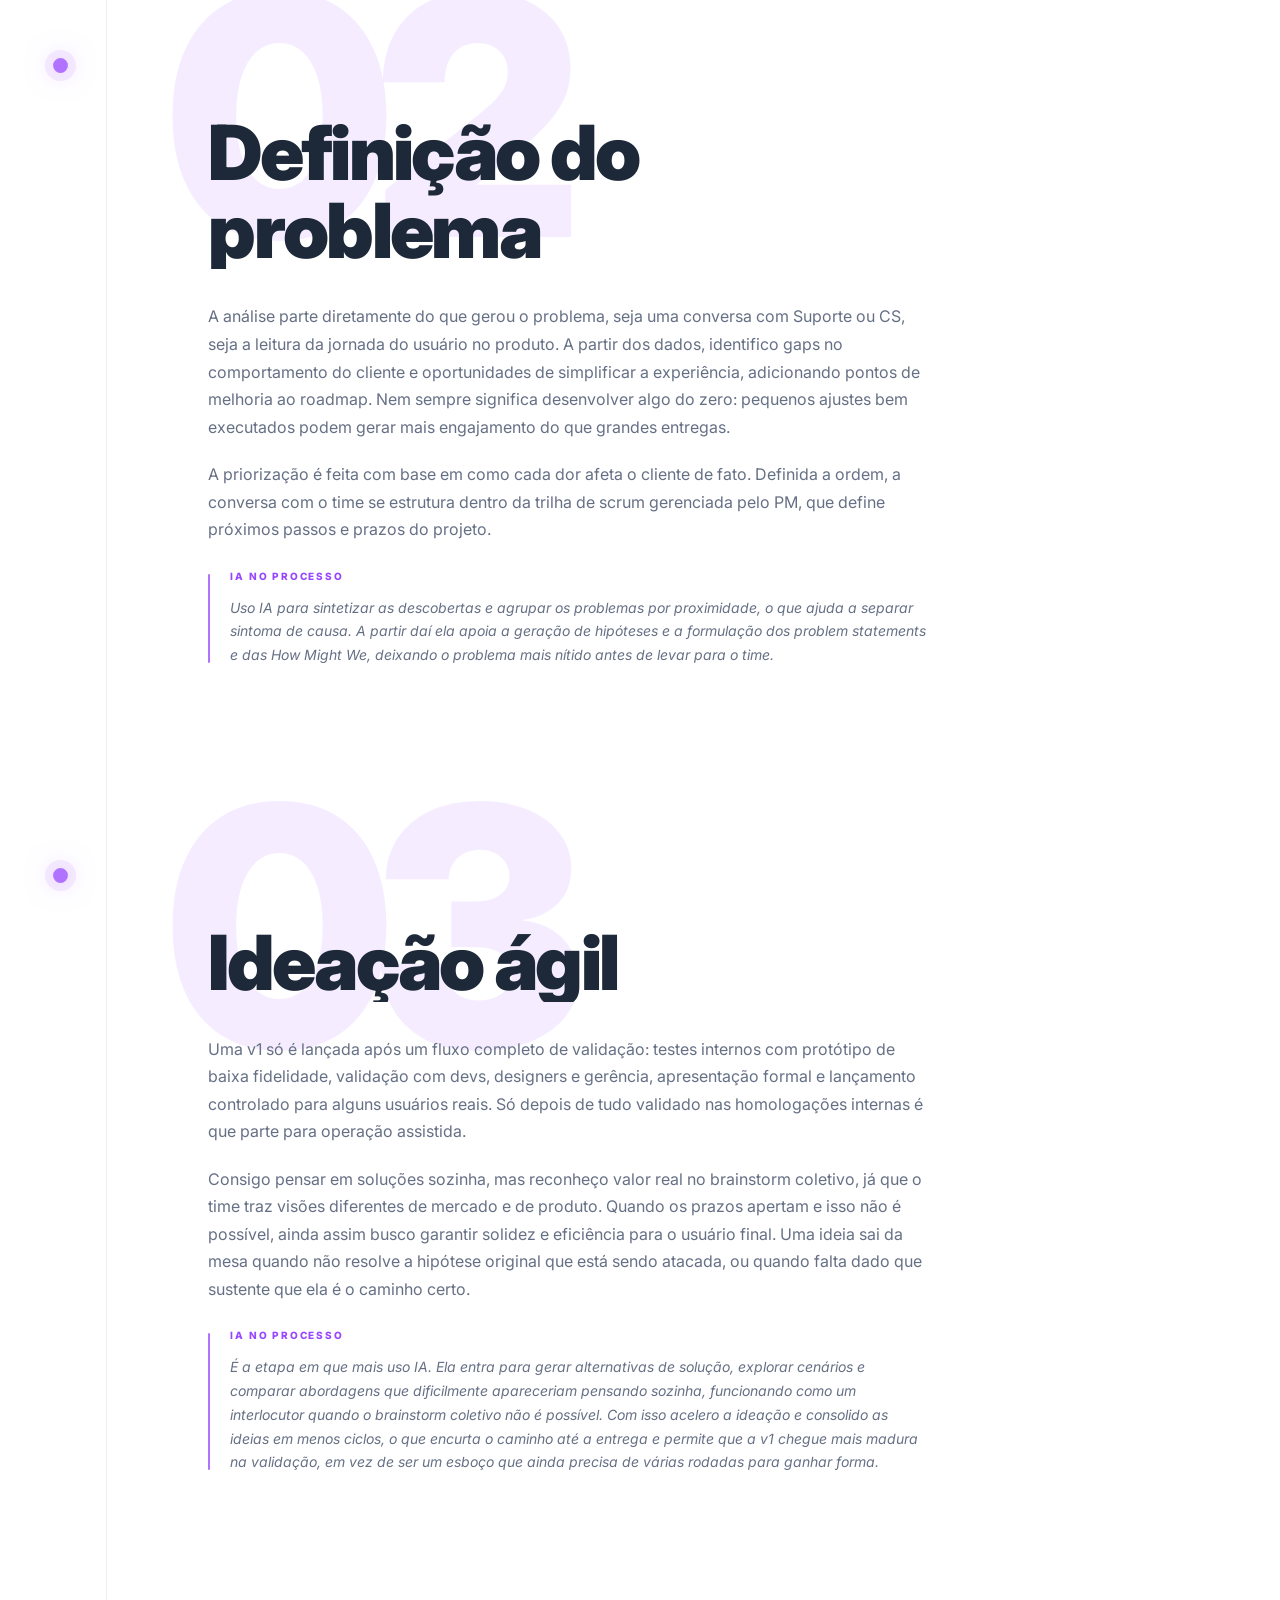
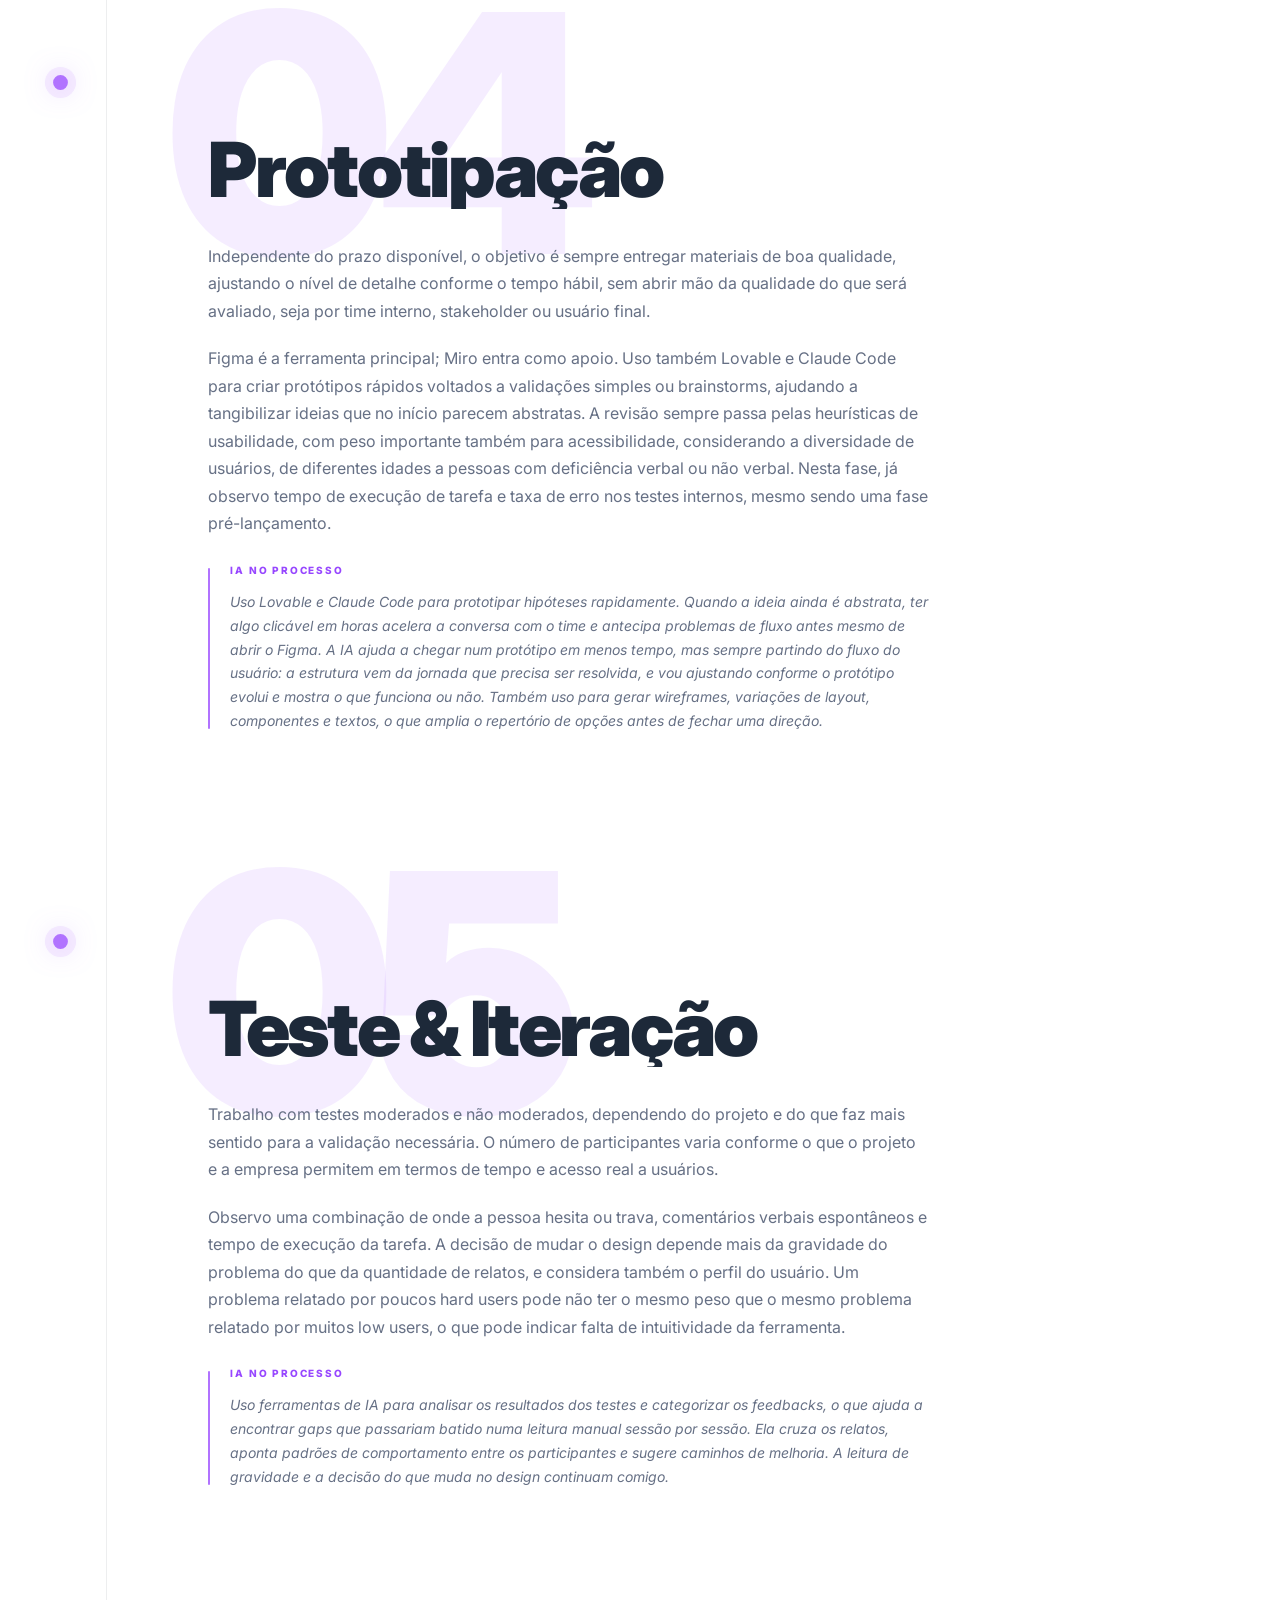
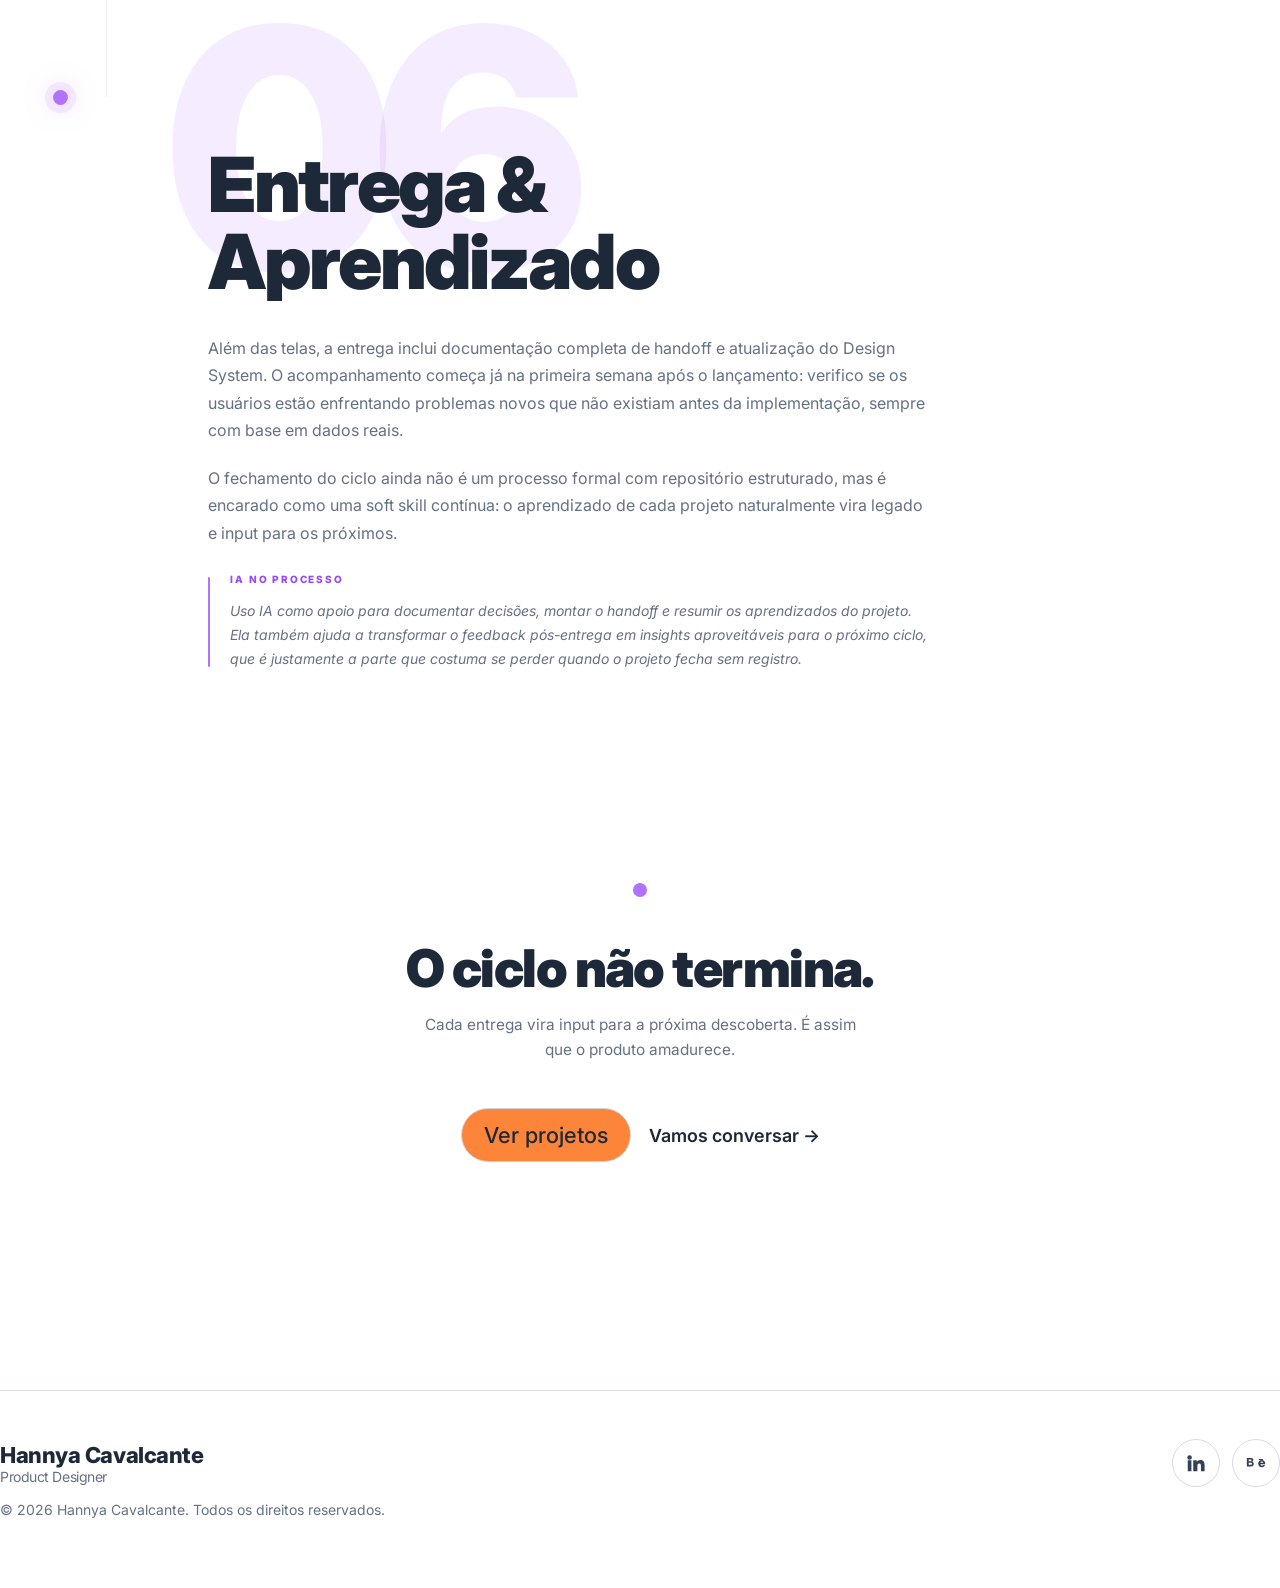
<file: processo.html>
<!DOCTYPE html>
<html lang="pt-BR">
<head>
<meta charset="UTF-8" />
<meta name="viewport" content="width=device-width, initial-scale=1.0" />
<!-- Marca que o JavaScript esta ativo. As animacoes de entrada so escondem o
     conteudo sob .js, entao sem JavaScript tudo aparece normalmente. Inline e
     no <head> para rodar antes da primeira pintura e nao piscar. -->
<script>document.documentElement.classList.add("js");</script>
<title>Processo — Hannya Cavalcante</title>
<meta name="description" content="Como Hannya Cavalcante pensa e trabalha — framework de produto de ponta a ponta." />
<link rel="preconnect" href="https://fonts.googleapis.com" />
<link rel="preconnect" href="https://fonts.gstatic.com" crossorigin />
<link href="https://fonts.googleapis.com/css2?family=Inter:wght@400;500;600;700;800;900&display=swap" rel="stylesheet" />
<link rel="icon" type="image/svg+xml" href="assets/favicon.svg" />
<link rel="stylesheet" href="styles.css" />
</head>
<body>

<!-- ============ NAV ============ -->
<nav class="nav" id="nav">
  <a class="nav__brand-mobile" href="index.html" aria-label="Início">HC</a>
  <div class="nav__links" id="navLinks">
    <a class="nav__link" href="index.html#home" data-link>Home</a>
    <a class="nav__link" href="index.html#servicos" data-link data-i18n="nav.services">Serviços</a>
    <a class="nav__logo" href="index.html#home" aria-label="Hannya Cavalcante">HC</a>
    <a class="nav__link" href="index.html#projetos" data-link data-i18n="nav.projects">Projetos</a>
    <a class="nav__link is-active" href="processo.html" data-i18n="nav.process">Processo</a>
    <a class="nav__link" href="index.html#contato" data-link data-i18n="nav.contact">Contato</a>
  </div>
  <button class="theme-toggle" id="themeToggle" aria-label="Alternar tema" data-cursor>
    <svg class="icon-sun" viewBox="0 0 24 24" fill="none" stroke="currentColor" stroke-width="2" stroke-linecap="round"><circle cx="12" cy="12" r="4"/><path d="M12 2v2M12 20v2M4.9 4.9l1.4 1.4M17.7 17.7l1.4 1.4M2 12h2M20 12h2M4.9 19.1l1.4-1.4M17.7 6.3l1.4-1.4"/></svg>
    <svg class="icon-moon" viewBox="0 0 24 24" fill="currentColor" style="display:none"><path d="M21 12.8A9 9 0 1 1 11.2 3a7 7 0 0 0 9.8 9.8z"/></svg>
  </button>
  <button class="lang-toggle" id="langToggle" aria-label="Switch to English" data-cursor>
    <span class="lang-pt is-active">PT</span>
    <span class="lang-sep">|</span>
    <span class="lang-en">EN</span>
  </button>
  <button class="nav__burger" id="burger" aria-label="Menu">
    <svg viewBox="0 0 24 24" fill="none" stroke="currentColor" stroke-width="2" stroke-linecap="round"><path d="M4 7h16M4 12h16M4 17h16"/></svg>
  </button>
</nav>

<main class="pd">

  <!-- HERO -->
  <header class="pd-hero container">
    <a class="pd-back" href="index.html" data-cursor data-cursor-label="Voltar">
      <svg viewBox="0 0 24 24" fill="none" stroke="currentColor" stroke-width="2.2" stroke-linecap="round" stroke-linejoin="round"><path d="M15 5 8 12l7 7"/></svg>
      <span data-i18n="proc.back">Voltar ao portfólio</span>
    </a>
    <p class="pd-hero__cat" data-i18n="proc.badge">Framework de trabalho</p>
    <h1 class="pd-hero__title" data-i18n="proc.title">Processo</h1>
    <p class="pd-hero__desc" data-i18n="proc.subtitle">Como eu penso</p>
    <p class="pd-hero__context pd-hero__context--bare">
      Processo não é burocracia. É o que separa uma entrega bonita de uma entrega que resolve. Aqui está como eu penso quando estou construindo produto.
    </p>
  </header>

  <!-- JORNADA -->
  <div class="proc" id="proc">

    <div class="proc-path" aria-hidden="true">
      <div class="proc-path__fill" id="procPathFill"></div>
    </div>

    <!-- 01 -->
    <section class="proc-chapter" id="ch-0">
      <span class="proc-chapter__ghost" aria-hidden="true">01</span>
      <span class="proc-chapter__mark" aria-hidden="true"></span>
      <div class="proc-chapter__inner">
        <h2 class="proc-chapter__title"><span data-i18n="proc.step1-title">Descoberta</span></h2>
        <p class="proc-chapter__text">
          Começa com uma combinação de tendências de mercado, pedidos de stakeholder e observação da jornada atual do usuário, buscando entender se ela realmente atende às necessidades reais ou se há um gap a melhorar. Nem sempre é sobre criar algo novo: às vezes é repensar uma jornada existente, inserindo ou retirando elementos com base no que os próprios usuários mostram.
        </p>
        <p class="proc-chapter__text">
          O problema pode aparecer por várias vias. Pesquisas de NPS e CSAT costumam ser o primeiro sinal, mas a troca direta com o time de Suporte e com outros canais internos é o que dá contexto ao número e mostra o que está por trás dele.
        </p>
        <p class="proc-chapter__text">
          A análise parte das métricas e da revisão da jornada já existente, combinada com contato direto com o time de Customer Success ou Suporte, que tem relacionamento real com o cliente e enxerga padrões valiosos do dia a dia. O objetivo é chegar a respostas que movam métricas de conversão ou metas de negócio, gerando mudança real tanto para o usuário quanto para o stakeholder. Os artefatos resultantes são relatório de pesquisa, mapa de empatia e jornada do usuário.
        </p>
        <div class="proc-ai">
          <span class="proc-ai__label" data-i18n="proc.ai-label">IA no processo</span>
          <p class="proc-ai__text">Uso IA como apoio na análise do material bruto: entrevistas, tickets de suporte, feedbacks e dados passam por uma primeira leitura assistida para identificar padrões, dores recorrentes e oportunidades que se repetem. O julgamento do que de fato importa continua sendo meu, mas chego nele com o volume já organizado.</p>
        </div>
      </div>
    </section>

    <!-- 02 -->
    <section class="proc-chapter" id="ch-1">
      <span class="proc-chapter__ghost" aria-hidden="true">02</span>
      <span class="proc-chapter__mark" aria-hidden="true"></span>
      <div class="proc-chapter__inner">
        <h2 class="proc-chapter__title"><span data-i18n="proc.step2-title">Definição do problema</span></h2>
        <p class="proc-chapter__text">
          A análise parte diretamente do que gerou o problema, seja uma conversa com Suporte ou CS, seja a leitura da jornada do usuário no produto. A partir dos dados, identifico gaps no comportamento do cliente e oportunidades de simplificar a experiência, adicionando pontos de melhoria ao roadmap. Nem sempre significa desenvolver algo do zero: pequenos ajustes bem executados podem gerar mais engajamento do que grandes entregas.
        </p>
        <p class="proc-chapter__text">
          A priorização é feita com base em como cada dor afeta o cliente de fato. Definida a ordem, a conversa com o time se estrutura dentro da trilha de scrum gerenciada pelo PM, que define próximos passos e prazos do projeto.
        </p>
        <div class="proc-ai">
          <span class="proc-ai__label" data-i18n="proc.ai-label">IA no processo</span>
          <p class="proc-ai__text">Uso IA para sintetizar as descobertas e agrupar os problemas por proximidade, o que ajuda a separar sintoma de causa. A partir daí ela apoia a geração de hipóteses e a formulação dos problem statements e das How Might We, deixando o problema mais nítido antes de levar para o time.</p>
        </div>
      </div>
    </section>

    <!-- 03 -->
    <section class="proc-chapter" id="ch-2">
      <span class="proc-chapter__ghost" aria-hidden="true">03</span>
      <span class="proc-chapter__mark" aria-hidden="true"></span>
      <div class="proc-chapter__inner">
        <h2 class="proc-chapter__title"><span data-i18n="proc.step3-title">Ideação ágil</span></h2>
        <p class="proc-chapter__text">
          Uma v1 só é lançada após um fluxo completo de validação: testes internos com protótipo de baixa fidelidade, validação com devs, designers e gerência, apresentação formal e lançamento controlado para alguns usuários reais. Só depois de tudo validado nas homologações internas é que parte para operação assistida.
        </p>
        <p class="proc-chapter__text">
          Consigo pensar em soluções sozinha, mas reconheço valor real no brainstorm coletivo, já que o time traz visões diferentes de mercado e de produto. Quando os prazos apertam e isso não é possível, ainda assim busco garantir solidez e eficiência para o usuário final. Uma ideia sai da mesa quando não resolve a hipótese original que está sendo atacada, ou quando falta dado que sustente que ela é o caminho certo.
        </p>
        <div class="proc-ai">
          <span class="proc-ai__label" data-i18n="proc.ai-label">IA no processo</span>
          <p class="proc-ai__text">É a etapa em que mais uso IA. Ela entra para gerar alternativas de solução, explorar cenários e comparar abordagens que dificilmente apareceriam pensando sozinha, funcionando como um interlocutor quando o brainstorm coletivo não é possível. Com isso acelero a ideação e consolido as ideias em menos ciclos, o que encurta o caminho até a entrega e permite que a v1 chegue mais madura na validação, em vez de ser um esboço que ainda precisa de várias rodadas para ganhar forma.</p>
        </div>
      </div>
    </section>

    <!-- 04 -->
    <section class="proc-chapter" id="ch-3">
      <span class="proc-chapter__ghost" aria-hidden="true">04</span>
      <span class="proc-chapter__mark" aria-hidden="true"></span>
      <div class="proc-chapter__inner">
        <h2 class="proc-chapter__title"><span data-i18n="proc.step4-title">Prototipação</span></h2>
        <p class="proc-chapter__text">
          Independente do prazo disponível, o objetivo é sempre entregar materiais de boa qualidade, ajustando o nível de detalhe conforme o tempo hábil, sem abrir mão da qualidade do que será avaliado, seja por time interno, stakeholder ou usuário final.
        </p>
        <p class="proc-chapter__text">
          Figma é a ferramenta principal; Miro entra como apoio. Uso também Lovable e Claude Code para criar protótipos rápidos voltados a validações simples ou brainstorms, ajudando a tangibilizar ideias que no início parecem abstratas. A revisão sempre passa pelas heurísticas de usabilidade, com peso importante também para acessibilidade, considerando a diversidade de usuários, de diferentes idades a pessoas com deficiência verbal ou não verbal. Nesta fase, já observo tempo de execução de tarefa e taxa de erro nos testes internos, mesmo sendo uma fase pré-lançamento.
        </p>
        <div class="proc-ai">
          <span class="proc-ai__label" data-i18n="proc.ai-label">IA no processo</span>
          <p class="proc-ai__text">Uso Lovable e Claude Code para prototipar hipóteses rapidamente. Quando a ideia ainda é abstrata, ter algo clicável em horas acelera a conversa com o time e antecipa problemas de fluxo antes mesmo de abrir o Figma. A IA ajuda a chegar num protótipo em menos tempo, mas sempre partindo do fluxo do usuário: a estrutura vem da jornada que precisa ser resolvida, e vou ajustando conforme o protótipo evolui e mostra o que funciona ou não. Também uso para gerar wireframes, variações de layout, componentes e textos, o que amplia o repertório de opções antes de fechar uma direção.</p>
        </div>
      </div>
    </section>

    <!-- 05 -->
    <section class="proc-chapter" id="ch-4">
      <span class="proc-chapter__ghost" aria-hidden="true">05</span>
      <span class="proc-chapter__mark" aria-hidden="true"></span>
      <div class="proc-chapter__inner">
        <h2 class="proc-chapter__title"><span data-i18n="proc.step5-title">Teste &amp; Iteração</span></h2>
        <p class="proc-chapter__text">
          Trabalho com testes moderados e não moderados, dependendo do projeto e do que faz mais sentido para a validação necessária. O número de participantes varia conforme o que o projeto e a empresa permitem em termos de tempo e acesso real a usuários.
        </p>
        <p class="proc-chapter__text">
          Observo uma combinação de onde a pessoa hesita ou trava, comentários verbais espontâneos e tempo de execução da tarefa. A decisão de mudar o design depende mais da gravidade do problema do que da quantidade de relatos, e considera também o perfil do usuário. Um problema relatado por poucos hard users pode não ter o mesmo peso que o mesmo problema relatado por muitos low users, o que pode indicar falta de intuitividade da ferramenta.
        </p>
        <div class="proc-ai">
          <span class="proc-ai__label" data-i18n="proc.ai-label">IA no processo</span>
          <p class="proc-ai__text">Uso ferramentas de IA para analisar os resultados dos testes e categorizar os feedbacks, o que ajuda a encontrar gaps que passariam batido numa leitura manual sessão por sessão. Ela cruza os relatos, aponta padrões de comportamento entre os participantes e sugere caminhos de melhoria. A leitura de gravidade e a decisão do que muda no design continuam comigo.</p>
        </div>
      </div>
    </section>

    <!-- 06 -->
    <section class="proc-chapter" id="ch-5">
      <span class="proc-chapter__ghost" aria-hidden="true">06</span>
      <span class="proc-chapter__mark" aria-hidden="true"></span>
      <div class="proc-chapter__inner">
        <h2 class="proc-chapter__title"><span data-i18n="proc.step6-title">Entrega &amp; Aprendizado</span></h2>
        <p class="proc-chapter__text">
          Além das telas, a entrega inclui documentação completa de handoff e atualização do Design System. O acompanhamento começa já na primeira semana após o lançamento: verifico se os usuários estão enfrentando problemas novos que não existiam antes da implementação, sempre com base em dados reais.
        </p>
        <p class="proc-chapter__text">
          O fechamento do ciclo ainda não é um processo formal com repositório estruturado, mas é encarado como uma soft skill contínua: o aprendizado de cada projeto naturalmente vira legado e input para os próximos.
        </p>
        <div class="proc-ai">
          <span class="proc-ai__label" data-i18n="proc.ai-label">IA no processo</span>
          <p class="proc-ai__text">Uso IA como apoio para documentar decisões, montar o handoff e resumir os aprendizados do projeto. Ela também ajuda a transformar o feedback pós-entrega em insights aproveitáveis para o próximo ciclo, que é justamente a parte que costuma se perder quando o projeto fecha sem registro.</p>
        </div>
      </div>
    </section>

    <!-- FINAL -->
    <div class="proc-end" id="procEnd">
      <div class="proc-end__orb" aria-hidden="true"></div>
      <h2 class="proc-end__title">O ciclo não termina.</h2>
      <p class="proc-end__sub">Cada entrega vira input para a próxima descoberta. É assim que o produto amadurece.</p>
      <div class="proc-end__cta">
        <a class="btn-pill" href="index.html#projetos" data-cursor data-cursor-label="Projetos" data-i18n="proc.cta">
          Ver projetos
          <svg viewBox="0 0 24 24" fill="none" stroke="currentColor" stroke-width="2.4" stroke-linecap="round" stroke-linejoin="round"><path d="M7 17 17 7M9 7h8v8"/></svg>
        </a>
        <a class="pd-cta__contact" href="index.html#contato" data-cursor data-i18n="pd.contact">Vamos conversar →</a>
      </div>
    </div>

  </div><!-- /proc -->

</main>

<!-- ============ FOOTER ============ -->
<footer class="footer container">
  <div class="footer__inner">
    <div class="footer__brand">Hannya Cavalcante<small data-i18n="footer.role">Product Designer</small></div>
    <div class="footer__socials">
      <a class="social" href="https://www.linkedin.com/in/hannyacavalcante/" target="_blank" rel="noopener" aria-label="LinkedIn" data-cursor>
        <svg viewBox="0 0 24 24" fill="currentColor"><path d="M4.98 3.5A2.5 2.5 0 1 1 5 8.5a2.5 2.5 0 0 1 0-5zM3 9h4v12H3V9zm6 0h3.8v1.7h.05c.53-1 1.83-2.05 3.77-2.05 4.03 0 4.78 2.65 4.78 6.1V21h-4v-5.4c0-1.3 0-2.95-1.8-2.95-1.8 0-2.08 1.4-2.08 2.85V21H9V9z"/></svg>
      </a>
      <a class="social" href="https://www.behance.net/hannyacavalcante" target="_blank" rel="noopener" aria-label="Behance" data-cursor>
        <svg viewBox="0 0 24 24" fill="currentColor"><path d="M8.2 10.3c.6-.3.9-.9.9-1.6 0-1.5-1.1-2.2-2.9-2.2H2v9.4h4.4c1.9 0 3.2-.9 3.2-2.7 0-1.1-.5-1.9-1.4-2.3zM4 8.2h1.9c.7 0 1.2.3 1.2 1s-.4 1-1.2 1H4v-2zm2.1 5.6H4v-2.2h2.2c.9 0 1.4.4 1.4 1.1 0 .8-.6 1.1-1.5 1.1zM22 12.6c0-2.2-1.3-4-3.7-4-2.3 0-3.9 1.7-3.9 4 0 2.4 1.5 4 4 4 1.9 0 3.1-.9 3.5-2.3h-2c-.2.5-.7.7-1.4.7-1 0-1.6-.6-1.7-1.6H22v-.8zm-5.1-.9c.1-.9.7-1.4 1.5-1.4.9 0 1.4.5 1.4 1.4h-2.9zM15 7.5h4.5v1.1H15V7.5z"/></svg>
      </a>
    </div>
  </div>
  <p class="footer__copy">© <span id="year"></span> Hannya Cavalcante. <span data-i18n="footer.copy">Todos os direitos reservados.</span></p>
</footer>

<!-- custom cursor -->
<div class="fcursor" id="fcursor" aria-hidden="true">
  <svg viewBox="0 0 24 24" width="24" height="24">
    <path d="M4.5 2 L4.5 18.6 L8.7 14.7 L11.4 20.8 L13.9 19.6 L11.2 13.6 L16.8 13.4 Z"
          stroke="#ffffff" stroke-width="1.5" stroke-linejoin="round"/>
  </svg>
  <span class="fcursor__label" id="fcursorLabel">Hannya</span>
</div>

<script src="i18n.js"></script>
<script src="processo.js"></script>

</body>
</html>
</file>
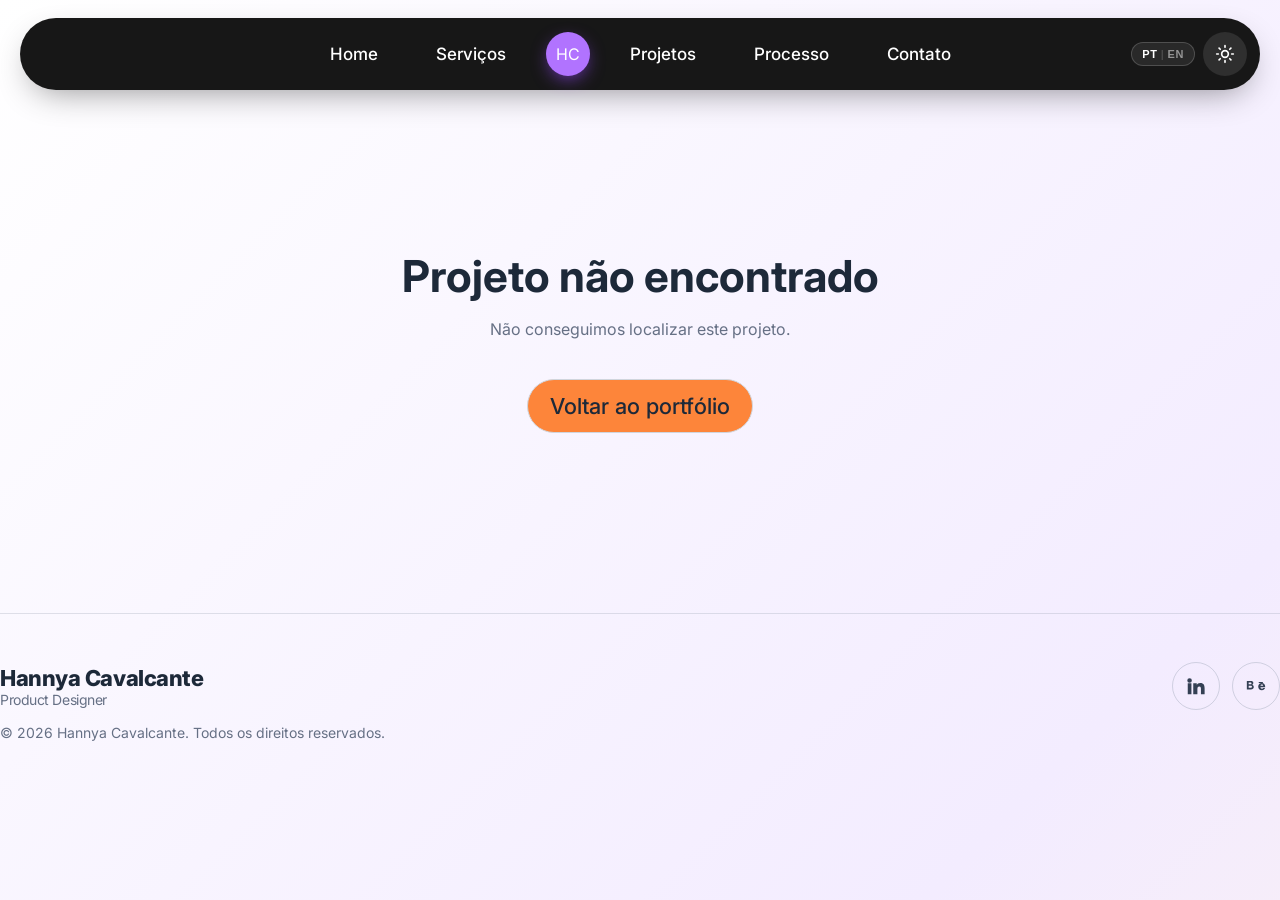
<file: projeto.html>
<!DOCTYPE html>
<html lang="pt-BR">
<head>
<meta charset="UTF-8" />
<meta name="viewport" content="width=device-width, initial-scale=1.0" />
<!-- Marca que o JavaScript esta ativo. As animacoes de entrada so escondem o
     conteudo sob .js, entao sem JavaScript tudo aparece normalmente. Inline e
     no <head> para rodar antes da primeira pintura e nao piscar. -->
<script>document.documentElement.classList.add("js");</script>
<title>Projeto — Hannya Cavalcante</title>
<meta name="description" content="Detalhes do projeto — portfólio de Hannya Cavalcante." />
<link rel="preconnect" href="https://fonts.googleapis.com" />
<link rel="preconnect" href="https://fonts.gstatic.com" crossorigin />
<link href="https://fonts.googleapis.com/css2?family=Inter:wght@400;500;600;700;800;900&display=swap" rel="stylesheet" />
<link rel="icon" type="image/svg+xml" href="assets/favicon.svg" />
<link rel="stylesheet" href="styles.css" />
</head>
<body>

<!-- ============ NAV ============ -->
<nav class="nav" id="nav">
  <a class="nav__brand-mobile" href="index.html" aria-label="Início">HC</a>
  <div class="nav__links" id="navLinks">
    <a class="nav__link" href="index.html#home" data-link>Home</a>
    <a class="nav__link" href="index.html#servicos" data-link data-i18n="nav.services">Serviços</a>
    <a class="nav__logo" href="index.html#home" aria-label="Hannya Cavalcante">HC</a>
    <a class="nav__link" href="index.html#projetos" data-link data-i18n="nav.projects">Projetos</a>
    <a class="nav__link" href="processo.html" data-i18n="nav.process">Processo</a>
    <a class="nav__link" href="index.html#contato" data-link data-i18n="nav.contact">Contato</a>
  </div>
  <button class="theme-toggle" id="themeToggle" aria-label="Alternar tema" data-cursor>
    <svg class="icon-sun" viewBox="0 0 24 24" fill="none" stroke="currentColor" stroke-width="2" stroke-linecap="round"><circle cx="12" cy="12" r="4"/><path d="M12 2v2M12 20v2M4.9 4.9l1.4 1.4M17.7 17.7l1.4 1.4M2 12h2M20 12h2M4.9 19.1l1.4-1.4M17.7 6.3l1.4-1.4"/></svg>
    <svg class="icon-moon" viewBox="0 0 24 24" fill="currentColor" style="display:none"><path d="M21 12.8A9 9 0 1 1 11.2 3a7 7 0 0 0 9.8 9.8z"/></svg>
  </button>
  <button class="lang-toggle" id="langToggle" aria-label="Switch to English" data-cursor>
    <span class="lang-pt is-active">PT</span>
    <span class="lang-sep">|</span>
    <span class="lang-en">EN</span>
  </button>
  <button class="nav__burger" id="burger" aria-label="Menu">
    <svg viewBox="0 0 24 24" fill="none" stroke="currentColor" stroke-width="2" stroke-linecap="round"><path d="M4 7h16M4 12h16M4 17h16"/></svg>
  </button>
</nav>

<main id="projectMain" class="pd">

  <!-- preenchido por projeto.js -->
  <div class="pd__loading container" id="pdLoading" data-i18n="pd.loading">Carregando projeto…</div>

  <article class="pd__content" id="pdContent" hidden>
    <!-- HERO -->
    <header class="pd-hero container">
      <a class="pd-back" href="index.html#projetos" data-cursor data-cursor-label="Voltar">
        <svg viewBox="0 0 24 24" fill="none" stroke="currentColor" stroke-width="2.2" stroke-linecap="round" stroke-linejoin="round"><path d="M15 5 8 12l7 7"/></svg>
        <span data-i18n="pd.back">Voltar aos projetos</span>
      </a>
      <p class="pd-hero__cat" id="pdCategory"></p>
      <h1 class="pd-hero__title" id="pdTitle"></h1>
      <p class="pd-hero__desc" id="pdDesc"></p>
      <p class="pd-hero__context" id="pdContext" hidden></p>

      <div class="pd-meta" id="pdMeta"></div>
    </header>

    <!-- Resumo em 4 colunas: da para entender o case antes de rolar -->
    <div class="pd-summary container" id="pdSummary" hidden>
      <div class="pd-summary__card">
        <div class="pd-summary__pills" id="pdSummaryPills"></div>
        <div class="pd-summary__grid">
          <div class="pd-summary__col">
            <h2 class="pd-summary__k" data-i18n="pd.sum.challenge">desafio</h2>
            <p class="pd-summary__v" id="pdSumChallenge"></p>
          </div>
          <div class="pd-summary__col">
            <h2 class="pd-summary__k" data-i18n="pd.sum.solve">como resolvi</h2>
            <p class="pd-summary__v" id="pdSumSolve"></p>
          </div>
          <div class="pd-summary__col">
            <h2 class="pd-summary__k" data-i18n="pd.sum.role">meu papel</h2>
            <p class="pd-summary__v" id="pdSumRole"></p>
          </div>
          <div class="pd-summary__col">
            <h2 class="pd-summary__k" data-i18n="pd.sum.duration">duração</h2>
            <p class="pd-summary__v" id="pdSumDuration"></p>
          </div>
        </div>
      </div>
    </div>

    <!-- COVER -->
    <div class="pd-cover container" id="pdCoverWrap">
      <div class="pd-cover__inner" id="pdCover"></div>
    </div>

    <!-- BODY -->
    <div class="pd-body container">
      <section class="pd-block reveal">
        <h2 class="pd-block__title" data-i18n="pd.overview">Visão geral</h2>
        <p class="pd-block__text" id="pdOverview"></p>
      </section>

      <section class="pd-block reveal">
        <h2 class="pd-block__title" data-i18n="pd.challenge">O desafio</h2>
        <p class="pd-block__text" id="pdChallenge"></p>
      </section>

      <section class="pd-block reveal">
        <h2 class="pd-block__title" data-i18n="pd.solution">A solução</h2>
        <p class="pd-block__text" id="pdSolution"></p>
      </section>

      <section class="pd-block reveal" id="pdResultsBlock">
        <h2 class="pd-block__title" data-i18n="pd.results">Resultados</h2>
        <div class="pd-results" id="pdResults"></div>
      </section>

      <section class="pd-block reveal" id="pdGalleryBlock" hidden>
        <h2 class="pd-block__title" data-i18n="pd.gallery">Telas do projeto</h2>
        <div class="pd-gallery" id="pdGallery"></div>
      </section>

      <section class="pd-block reveal" id="pdTeamBlock" hidden>
        <h2 class="pd-block__title" data-i18n="pd.team">Equipe</h2>
        <div class="pd-team" id="pdTeam"></div>
      </section>

      <section class="pd-block reveal" id="pdNotaBlock" hidden>
        <div class="pd-nota">
          <span class="pd-nota__badge" data-i18n="pd.nota-badge">Em andamento</span>
          <p class="pd-nota__text" id="pdNota"></p>
        </div>
      </section>

      <div class="pd-cta reveal">
        <a class="btn-pill" id="pdLink" href="#" target="_blank" rel="noopener" data-cursor data-cursor-label="Behance">
          Ver no Behance
          <svg viewBox="0 0 24 24" fill="none" stroke="currentColor" stroke-width="2.4" stroke-linecap="round" stroke-linejoin="round"><path d="M7 17 17 7M9 7h8v8"/></svg>
        </a>
        <a class="btn-pill btn-pill--ghost" id="pdLink2" href="#" target="_blank" rel="noopener" data-cursor data-cursor-label="Protótipo" hidden>
          Ver protótipo
          <svg viewBox="0 0 24 24" fill="none" stroke="currentColor" stroke-width="2.4" stroke-linecap="round" stroke-linejoin="round"><path d="M7 17 17 7M9 7h8v8"/></svg>
        </a>
        <a class="pd-cta__contact" href="index.html#contato" data-cursor data-i18n="pd.contact">Vamos conversar →</a>
      </div>
    </div>

    <!-- PRÓXIMO PROJETO -->
    <a class="pd-next container" id="pdNext" data-cursor data-cursor-label="Próximo">
      <span class="pd-next__label" data-i18n="pd.next-label">Próximo projeto</span>
      <span class="pd-next__name" id="pdNextName"></span>
      <span class="pd-next__arrow">
        <svg viewBox="0 0 24 24" fill="none" stroke="currentColor" stroke-width="2.2" stroke-linecap="round" stroke-linejoin="round"><path d="m9 5 7 7-7 7"/></svg>
      </span>
    </a>
  </article>

  <!-- ERRO -->
  <div class="pd__error container" id="pdError" hidden>
    <h1 data-i18n="pd.err-title">Projeto não encontrado</h1>
    <p data-i18n="pd.err-text">Não conseguimos localizar este projeto.</p>
    <a class="btn-pill" href="index.html#projetos" data-cursor data-i18n="pd.err-cta">Voltar ao portfólio</a>
  </div>

</main>

<!-- ============ FOOTER ============ -->
<footer class="footer container">
  <div class="footer__inner">
    <div class="footer__brand">Hannya Cavalcante<small data-i18n="footer.role">Product Designer</small></div>
    <div class="footer__socials">
      <a class="social" href="https://www.linkedin.com/in/hannyacavalcante/" target="_blank" rel="noopener" aria-label="LinkedIn" data-cursor>
        <svg viewBox="0 0 24 24" fill="currentColor"><path d="M4.98 3.5A2.5 2.5 0 1 1 5 8.5a2.5 2.5 0 0 1 0-5zM3 9h4v12H3V9zm6 0h3.8v1.7h.05c.53-1 1.83-2.05 3.77-2.05 4.03 0 4.78 2.65 4.78 6.1V21h-4v-5.4c0-1.3 0-2.95-1.8-2.95-1.8 0-2.08 1.4-2.08 2.85V21H9V9z"/></svg>
      </a>
      <a class="social" href="https://www.behance.net/hannyacavalcante" target="_blank" rel="noopener" aria-label="Behance" data-cursor>
        <svg viewBox="0 0 24 24" fill="currentColor"><path d="M8.2 10.3c.6-.3.9-.9.9-1.6 0-1.5-1.1-2.2-2.9-2.2H2v9.4h4.4c1.9 0 3.2-.9 3.2-2.7 0-1.1-.5-1.9-1.4-2.3zM4 8.2h1.9c.7 0 1.2.3 1.2 1s-.4 1-1.2 1H4v-2zm2.1 5.6H4v-2.2h2.2c.9 0 1.4.4 1.4 1.1 0 .8-.6 1.1-1.5 1.1zM22 12.6c0-2.2-1.3-4-3.7-4-2.3 0-3.9 1.7-3.9 4 0 2.4 1.5 4 4 4 1.9 0 3.1-.9 3.5-2.3h-2c-.2.5-.7.7-1.4.7-1 0-1.6-.6-1.7-1.6H22v-.8zm-5.1-.9c.1-.9.7-1.4 1.5-1.4.9 0 1.4.5 1.4 1.4h-2.9zM15 7.5h4.5v1.1H15V7.5z"/></svg>
      </a>
    </div>
  </div>
  <p class="footer__copy">© <span id="year"></span> Hannya Cavalcante. <span data-i18n="footer.copy">Todos os direitos reservados.</span></p>
</footer>

<!-- custom cursor (estilo Figma) -->
<div class="fcursor" id="fcursor" aria-hidden="true">
  <svg viewBox="0 0 24 24" width="24" height="24">
    <path d="M4.5 2 L4.5 18.6 L8.7 14.7 L11.4 20.8 L13.9 19.6 L11.2 13.6 L16.8 13.4 Z"
          stroke="#ffffff" stroke-width="1.5" stroke-linejoin="round"/>
  </svg>
  <span class="fcursor__label" id="fcursorLabel">Hannya</span>
</div>

<script src="i18n.js"></script>
<script src="projects-data.js"></script>
<script src="projeto.js"></script>

</body>
</html>
</file>
<file: styles.css>
/* ============================================================
   Portfólio — Hannya Cavalcante
   Design tokens reconstruídos do Figma
   ============================================================ */
:root {
  /* Brand */
  --primary: #B173FF;          /* roxo claro de destaque */
  --primary-strong: #9747FF;   /* roxo ícones */
  --primary-deep: #7F56D9;
  --project-purple: #8C4DDC;
  --accent-orange: #FB6514;    /* marquee / detalhes */
  --accent-orange-soft: #FEB273;
  --accent-orange-mid: #FD853A;

  /* Surfaces */
  --bg: #FFFFFF;
  --page-grad-a: #F3ECFF;       /* lilás muito suave */
  --page-grad-b: #FFF1E8;       /* pêssego muito suave */
  --services-bg: #280357;      /* roxo escuro seção serviços */
  --card-dark: #3C3C3C;
  --surface-soft: #F2F4F7;     /* cinza claro seção impacto */
  --nav-bg: #171717;

  /* Text */
  --text-900: #1D2939;
  --text-800: #344054;
  --text-600: #667085;
  --text-400: #98A2B3;
  --on-dark: #FCFCFD;

  /* Type */
  --font-display: 'Inter', system-ui, sans-serif;
  --font-body: 'Inter', system-ui, sans-serif;
  --font-ui: 'Inter', system-ui, sans-serif;

  /* Shape */
  --radius-section: 50px;
  --radius-card: 20px;
  --maxw: 1298px;
  --pad-x: clamp(20px, 5vw, 71px);

  --shadow-soft: 0 18px 50px -18px rgba(40, 3, 87, 0.28);
  --ease: cubic-bezier(0.22, 1, 0.36, 1);
}

/* ---- Dark mode ---- */
[data-theme="dark"] {
  --bg: #120026;
  --page-grad-a: #1E0A3C;
  --page-grad-b: #2A0B22;
  --surface-soft: #1C0A33;
  --services-bg: #0E0020;
  --text-900: #F4EEFF;
  --text-800: #E6DCFA;
  --text-600: #B9AAD6;
  --text-400: #8C7DB0;
  --nav-bg: #0B0014;
  --card-dark: #241338;
}

* { box-sizing: border-box; }

html { scroll-behavior: smooth; overflow-x: hidden; }

body {
  margin: 0;
  font-family: var(--font-body);
  background: linear-gradient(135deg, var(--bg) 0%, var(--page-grad-a) 38%, var(--page-grad-b) 70%, var(--bg) 100%);
  background-size: 220% 220%;
  background-attachment: fixed;
  animation: pageGrad 24s ease-in-out infinite;
  color: var(--text-900);
  overflow-x: hidden;
  -webkit-font-smoothing: antialiased;
  transition: color 0.5s var(--ease);
}
@keyframes pageGrad {
  0%, 100% { background-position: 0% 0%; }
  50% { background-position: 100% 100%; }
}
@media (prefers-reduced-motion: reduce) {
  body { animation: none; }
}

/* height:auto é o par obrigatório de width/height no HTML: sem ele, a altura
   do atributo vira px fixo enquanto a largura escala, e a imagem distorce.
   Regras mais específicas (ex.: object-fit: cover) continuam sobrescrevendo. */
img { display: block; max-width: 100%; height: auto; }

a { color: inherit; text-decoration: none; }

/* ---- Foco visível para navegação por teclado ----
   :focus-visible só aparece no Tab, nunca no clique de mouse, então não
   interfere no visual. O offset garante contraste sobre fundo claro e escuro. */
:where(a, button, input, textarea, select, [tabindex]):focus-visible {
  outline: 3px solid var(--primary-strong);
  outline-offset: 3px;
  border-radius: 4px;
}
/* Elementos redondos precisam do anel acompanhando a forma */
.theme-toggle:focus-visible,
.social:focus-visible,
.service-card__arrow:focus-visible,
.btn-pill:focus-visible,
.btn-send:focus-visible {
  border-radius: 999px;
}
/* Sobre o roxo escuro dos serviços o anel precisa clarear para ter contraste */
.services .service-card__arrow:focus-visible,
.nav :focus-visible {
  outline-color: var(--primary);
}
/* O cursor customizado esconde o ponteiro nativo, entao escondê-lo tambem
   deixaria a tela sem cursor nenhum. Quem controla isso e o JavaScript, que
   so o oculta ao navegar por teclado (Tab) e o traz de volta no primeiro
   movimento do mouse, via a classe .fcursor.is-hidden.
   Nao use :focus-within aqui: ele casa tambem com foco vindo de clique. */

/* Link para pular a navegação (primeiro Tab da página) */
.skip-link {
  position: absolute;
  left: 12px;
  top: -100px;
  z-index: 9999;
  padding: 12px 20px;
  border-radius: 0 0 12px 12px;
  background: var(--primary-strong);
  color: #fff;
  font-weight: 700;
  font-size: 15px;
  transition: top 0.2s var(--ease);
}
.skip-link:focus { top: 0; }

.container {
  width: 100%;
  max-width: var(--maxw);
  margin-inline: auto;
  padding-inline: var(--pad-x);
}

/* ============================================================
   NAV
   ============================================================ */
.nav {
  position: fixed;
  top: 18px;
  left: 50%;
  transform: translateX(-50%);
  width: min(1298px, calc(100% - 40px));
  height: 72px;
  background: var(--nav-bg);
  border: 1.5px solid transparent;
  border-radius: 50px;
  display: flex;
  align-items: center;
  justify-content: space-between;
  padding: 0 12px;
  z-index: 100;
  backdrop-filter: blur(15px);
  box-shadow: 0 12px 34px -12px rgba(0, 0, 0, 0.45);
  transition: transform 0.4s var(--ease), background 0.5s var(--ease);
}
.nav__links {
  display: flex;
  align-items: center;
  gap: 6px;
  flex: 1;
  justify-content: center;
}
.nav__links--right { justify-content: flex-end; }
.nav__link {
  font-family: var(--font-ui);
  font-weight: 500;
  font-size: 17px;
  color: #fff;
  padding: 11px 26px;
  border-radius: 40px;
  transition: background 0.25s var(--ease), color 0.25s var(--ease);
  white-space: nowrap;
}
.nav__link:hover { background: rgba(255, 255, 255, 0.12); }
.nav__link.is-active { background: var(--primary-deep); color: #fff; }

.nav__logo {
  width: 44px;
  height: 44px;
  border-radius: 50%;
  background: var(--primary);
  display: grid;
  place-items: center;
  font-family: var(--font-display);
  font-size: 16px;
  color: #fff;
  flex-shrink: 0;
  margin: 0 8px;
  box-shadow: 0 6px 18px -4px rgba(151, 71, 255, 0.7);
}

.theme-toggle {
  position: absolute;
  right: 12px;
  top: 50%;
  transform: translateY(-50%);
  width: 44px;
  height: 44px;
  border-radius: 50%;
  border: none;
  background: rgba(255, 255, 255, 0.1);
  color: #fff;
  cursor: pointer;
  display: grid;
  place-items: center;
  flex-shrink: 0;
  transition: background 0.25s var(--ease), transform 0.4s var(--ease);
}
.theme-toggle:hover { background: rgba(255, 255, 255, 0.22); transform: translateY(-50%) rotate(20deg); }
.theme-toggle svg { width: 20px; height: 20px; }

.lang-toggle {
  position: absolute;
  right: 64px;
  top: 50%;
  transform: translateY(-50%);
  display: flex;
  align-items: center;
  gap: 3px;
  background: rgba(255, 255, 255, 0.08);
  border: 1.5px solid rgba(255, 255, 255, 0.18);
  border-radius: 20px;
  padding: 5px 10px;
  cursor: pointer;
  font-size: 11px;
  font-weight: 700;
  letter-spacing: 0.06em;
  color: rgba(255, 255, 255, 0.5);
  transition: background 0.25s var(--ease), border-color 0.25s var(--ease);
  flex-shrink: 0;
  white-space: nowrap;
}
.lang-toggle:hover { background: rgba(255, 255, 255, 0.16); border-color: var(--primary); }
.lang-toggle .lang-pt,
.lang-toggle .lang-en { transition: color 0.2s; }
.lang-toggle .lang-pt.is-active,
.lang-toggle .lang-en.is-active { color: #fff; }
.lang-toggle .lang-sep { opacity: 0.3; }

.nav__burger { display: none; }

[data-theme="dark"] .nav {
  border-color: var(--primary);
  box-shadow: 0 12px 34px -12px rgba(151, 71, 255, 0.45);
}

/* ============================================================
   SECTION SCAFFOLD
   ============================================================ */
section { position: relative; }

.section-pad { padding-block: clamp(64px, 9vw, 116px); }

.eyebrow-line { display: flex; align-items: baseline; gap: clamp(24px, 5vw, 64px); }

/* ============================================================
   HERO
   ============================================================ */
.hero {
  padding-top: 150px;
  padding-bottom: 0;
  text-align: center;
  position: relative;
}
.hero__badge {
  display: inline-flex;
  align-items: center;
  gap: 6px;
  font-family: var(--font-ui);
  font-weight: 500;
  font-size: 18px;
  color: var(--text-900);
  background: rgba(177, 115, 255, 0.08);
  border: 1.3px solid var(--nav-bg);
  border-radius: 40px;
  padding: 9px 24px;
  position: relative;
  animation: badgeFloat 4s ease-in-out infinite;
}
.hero__badge::after {
  content: none;
}
.hero__title {
  font-family: var(--font-display);
  font-weight: 800;
  font-size: clamp(46px, 8.5vw, 96px);
  line-height: 1.02;
  letter-spacing: -0.03em;
  color: var(--text-900);
  margin: 22px auto 0;
  max-width: 14ch;
}
.hero__title .br-accent { color: var(--primary); }

.hero__stage {
  position: relative;
  margin-top: 28px;
  display: grid;
  grid-template-columns: 1fr auto 1fr;
  align-items: end;
  gap: 24px;
}

.hero__aside {
  max-width: 330px;
  text-align: left;
  align-self: center;
  padding-bottom: 0;
}
.hero__aside--right { text-align: right; justify-self: end; align-self: center; }
.hero__quote-mark {
  font-family: var(--font-display);
  font-size: 52px;
  color: var(--text-800);
  line-height: 0.6;
}
.hero__quote {
  font-family: var(--font-ui);
  font-weight: 500;
  font-size: 18px;
  line-height: 1.35;
  color: var(--text-800);
  margin-top: 18px;
}
.hero__stars { display: flex; gap: 2px; justify-content: flex-end; color: var(--accent-orange); }
.hero__stars svg { width: 30px; height: 30px; animation: twinkle 2.6s ease-in-out infinite; }
.hero__stars svg:nth-child(2) { animation-delay: 0.3s; }
.hero__stars svg:nth-child(3) { animation-delay: 0.6s; }
.hero__stars svg:nth-child(4) { animation-delay: 0.9s; }
.hero__stars svg:nth-child(5) { animation-delay: 1.2s; }
.hero__years {
  font-family: var(--font-ui);
  font-weight: 800;
  font-size: 44px;
  letter-spacing: -0.015em;
  color: var(--text-900);
  margin-top: 14px;
}
.hero__years-sub { font-family: var(--font-ui); font-size: 18px; color: var(--text-600); }

.hero__photo-wrap {
  position: relative;
  width: clamp(360px, 54vw, 720px);
  align-self: end;
  justify-self: center;
  margin-bottom: 0;
}
.hero__blob {
  position: absolute;
  top: 22%;
  bottom: 0;
  left: 50%;
  transform: translateX(-50%);
  width: 74%;
  background: var(--primary);
  border-radius: 48% 48% 44% 44% / 56% 56% 44% 44%;
  z-index: 0;
  transform-origin: bottom center;
  animation: blobMorph 9s ease-in-out infinite;
}
.hero__photo {
  position: relative;
  z-index: 1;
  width: 100%;
  filter: drop-shadow(0 24px 40px rgba(40, 3, 87, 0.25));
}
@keyframes blobMorph {
  0%, 100% { border-radius: 48% 48% 44% 44% / 56% 56% 44% 44%; transform: translateX(-50%) scale(1); }
  33% { border-radius: 52% 44% 50% 46% / 52% 60% 40% 48%; transform: translateX(-50%) scale(1.03); }
  66% { border-radius: 44% 52% 42% 50% / 60% 50% 50% 40%; transform: translateX(-50%) scale(0.99); }
}
@keyframes badgeFloat {
  0%, 100% { transform: translateY(0) rotate(-2deg); }
  50% { transform: translateY(-6px) rotate(2deg); }
}
@keyframes twinkle {
  0%, 100% { opacity: 1; transform: scale(1); }
  50% { opacity: 0.55; transform: scale(0.82); }
}
.hero__cta-mobile { display: none; }

.hero__cta {
  position: absolute;
  bottom: 36px;
  left: 50%;
  transform: translateX(-50%);
  z-index: 2;
  display: flex;
  align-items: center;
  gap: 10px;
  background: rgba(255, 255, 255, 0.12);
  backdrop-filter: blur(8px);
  border-radius: 50px;
  padding: 10px;
}
.btn-pill {
  display: inline-flex;
  align-items: center;
  gap: 12px;
  background: var(--accent-orange-mid);
  color: #1D2939; /* branco sobre o laranja dava 2,44:1 */
  border-radius: 60px;
  padding: 13px 22px;
  font-family: var(--font-ui);
  font-weight: 500;
  font-size: 22px;
  border: 0.5px solid #D0D5DD;
  transition: transform 0.3s var(--ease), box-shadow 0.3s var(--ease);
}
.btn-pill svg { width: 26px; height: 26px; }
.btn-pill:hover { transform: translateY(-3px); box-shadow: 0 14px 28px -10px rgba(253, 133, 58, 0.7); }
.hero__cta-ghost {
  font-family: var(--font-ui);
  font-weight: 300;
  font-size: 22px;
  color: #fff;
  padding: 8px 22px;
}

/* ============================================================
   SERVIÇOS
   ============================================================ */
.services {
  background: var(--services-bg);
  border-radius: var(--radius-section);
  color: #fff;
  margin-top: 0;
  overflow: hidden;
}
.services__head {
  display: grid;
  grid-template-columns: minmax(260px, 0.9fr) 1.3fr;
  gap: clamp(40px, 8vw, 200px);
  align-items: center;
}
.services__title {
  font-family: var(--font-display);
  font-weight: 800;
  font-size: clamp(34px, 4.5vw, 48px);
  letter-spacing: -0.025em;
  color: var(--on-dark);
}
.services__desc {
  font-family: var(--font-body);
  font-weight: 500;
  font-size: clamp(16px, 1.4vw, 20px);
  line-height: 1.4;
  color: #fff;
}
.services__grid {
  margin-top: clamp(48px, 6vw, 90px);
  display: grid;
  grid-template-columns: repeat(3, 1fr);
  gap: 26px;
}
.service-card {
  position: relative;
  height: 508px;
  border-radius: 37px;
  background: rgba(104, 104, 104, 0.2);
  backdrop-filter: blur(15px);
  border: 1px solid rgba(255, 255, 255, 0.08);
  overflow: hidden;
  display: flex;
  flex-direction: column;
  transition: transform 0.45s var(--ease);
}
.service-card:hover { transform: translateY(-10px); }
.service-card__title {
  font-family: var(--font-ui);
  font-weight: 500;
  font-size: 32px;
  letter-spacing: -0.015em;
  color: #fff;
  padding: 44px 37px 0;
}
.service-card__rule { height: 2px; background: rgba(249, 250, 251, 0.3); margin: 22px 0 0; }
.service-card__media {
  margin: 26px 18px 18px;
  border-radius: 26px;
  background: rgba(255, 255, 255, 0.06);
  flex: 1;
  overflow: hidden;
  position: relative;
}
.service-card__media img { width: 100%; height: 100%; object-fit: cover; }
.service-card__media--banner { display: grid; place-items: center; padding: 28px; }
.service-card__media--banner img.service-card__banner {
  width: 100%;
  height: auto;
  max-width: 78%;
  max-height: 70%;
  object-fit: contain;
  filter: drop-shadow(0 8px 22px rgba(0,0,0,0.22));
  transition: transform 0.5s var(--ease);
}
.service-card__media--banner img.service-card__banner--cover {
  max-width: 100%;
  max-height: 100%;
  width: 100%;
  height: 100%;
  object-fit: cover;
  border-radius: 18px;
  filter: none;
}
.service-card:hover .service-card__banner { transform: scale(1.05); }
.service-card__media--soft {
  background:
    radial-gradient(120% 80% at 30% 0%, rgba(177,115,255,0.30), transparent 60%),
    repeating-linear-gradient(180deg, rgba(255,255,255,0.05) 0 2px, transparent 2px 40px),
    rgba(255,255,255,0.04);
}
.service-card__arrow {
  position: absolute;
  right: 18px;
  bottom: 18px;
  width: 92px;
  height: 92px;
  border-radius: 57px;
  background: #151515;
  display: grid;
  place-items: center;
  color: #fff;
  transition: transform 0.35s var(--ease), background 0.35s var(--ease);
}
.service-card__arrow svg { width: 46px; height: 46px; }
.service-card:hover .service-card__arrow { background: var(--primary); transform: rotate(45deg); }

.dots { display: flex; gap: 11px; justify-content: center; margin-top: 40px; }
.dot {
  width: 30px;
  height: 11px;
  border-radius: 20px;
  background: rgba(255, 255, 255, 0.3);
  border: none;
  cursor: pointer;
  transition: width 0.35s var(--ease), background 0.35s var(--ease);
}
.dot.is-active { width: 44px; background: var(--primary); }

/* ============================================================
   EXPERIÊNCIA
   ============================================================ */
.exp { text-align: center; }
.exp__title {
  font-family: var(--font-display);
  font-weight: 800;
  font-size: clamp(34px, 5vw, 64px);
  letter-spacing: -0.025em;
  color: var(--text-800);
  margin: 0 auto clamp(48px, 6vw, 80px);
  max-width: 16ch;
}
/* Cada cargo e uma linha propria em grid, entao titulo, no e texto sempre
   comecam na mesma altura. Antes as tres colunas eram pilhas flex
   independentes com gaps diferentes, e as linhas iam se desencontrando: o
   desvio chegava a 74px com tres cargos e a 130px com quatro. */
.timeline {
  display: flex;
  flex-direction: column;
  text-align: left;
}
.timeline__row {
  display: grid;
  grid-template-columns: 1fr 48px 1fr;
  gap: clamp(28px, 5vw, 80px);
  align-items: start;
  padding-bottom: clamp(44px, 6vw, 88px);
}
/* Cargo: titulo + empresa e periodo logo abaixo */
.role-company {
  display: flex;
  flex-wrap: wrap;
  align-items: center;
  gap: 8px;
  margin-top: 12px;
  font-family: var(--font-ui);
  font-weight: 600;
  font-size: clamp(13px, 1.1vw, 15px);
  color: var(--text-600);
}
.role-sep { color: var(--primary); }
/* Capacidades do cargo, no lugar de descrever tudo em prosa */
.role-tags {
  display: flex;
  flex-wrap: wrap;
  gap: 8px;
  margin-top: 16px;
}
.role-tag {
  font-family: var(--font-ui);
  font-weight: 600;
  font-size: 12px;
  line-height: 1;
  color: var(--primary-strong);
  background: color-mix(in srgb, var(--primary) 10%, transparent);
  border: 1px solid color-mix(in srgb, var(--primary) 24%, transparent);
  border-radius: 999px;
  padding: 8px 12px;
  white-space: nowrap;
}
.timeline__row:last-child { padding-bottom: 0; }
.role-title {
  font-family: var(--font-body);
  font-weight: 700;
  font-size: clamp(26px, 3vw, 40px);
  line-height: 1.0;
  letter-spacing: -0.015em;
  color: var(--text-800);
}
.focus-text {
  font-family: var(--font-body);
  font-weight: 500;
  font-size: clamp(16px, 1.4vw, 20px);
  line-height: 1.25;
  color: var(--text-400);
}
/* O trilho ocupa a altura inteira da linha: o no no topo e o tracejado
   preenchendo o resto ate a linha seguinte. A ultima linha nao tem tracejado. */
.timeline__rail {
  grid-column: 2;
  align-self: stretch;
  display: flex;
  flex-direction: column;
  align-items: center;
  gap: 8px;
  min-height: 48px;
}
.timeline__rail::after {
  content: "";
  flex: 1;
  border-left: 3px dashed var(--text-800);
}
.timeline__row:last-child .timeline__rail::after { display: none; }
.rail-node {
  flex: 0 0 auto;
  width: 48px;
  height: 48px;
  border-radius: 50%;
  background: var(--bg);
  border: 2px dashed var(--text-900);
  display: grid;
  place-items: center;
  position: relative;
  z-index: 1;
}
.rail-node span { width: 36px; height: 36px; border-radius: 50%; background: var(--primary); }
.rail-node.is-dark span { background: var(--text-900); }

/* ============================================================
   IMPACTO
   ============================================================ */
.impact {
  background: var(--surface-soft);
  border-radius: var(--radius-section);
  overflow: hidden;
}
.impact__inner {
  display: grid;
  grid-template-columns: 0.9fr 1.1fr;
  gap: clamp(40px, 6vw, 70px);
  align-items: center;
}
.impact__photo { width: 100%; max-width: 563px; }
.impact__photo img { width: 100%; }
.impact__title {
  font-family: var(--font-body);
  font-weight: 700;
  font-size: clamp(34px, 4.4vw, 61px);
  line-height: 1.0;
  letter-spacing: -0.015em;
  color: var(--text-800);
}
.impact__text {
  font-family: var(--font-body);
  font-size: clamp(16px, 1.4vw, 20px);
  line-height: 1.3;
  color: var(--text-400);
  margin-top: 24px;
  max-width: 666px;
}
.impact__stats { display: flex; gap: 16px; flex-wrap: nowrap; margin-top: 36px; }
.stat { flex: 1; min-width: 0; }
.stat__num {
  font-family: var(--font-body);
  font-weight: 500;
  font-size: clamp(28px, 2.6vw, 36px);
  letter-spacing: -0.015em;
  color: var(--text-900);
}
.stat__label { font-family: var(--font-body); font-size: 20px; color: var(--text-600); margin-top: 8px; }
.btn-outline {
  display: inline-block;
  margin-top: 40px;
  border: 1px solid var(--text-900);
  border-radius: 32px;
  padding: 26px 56px;
  font-family: var(--font-ui);
  font-weight: 700;
  font-size: 24px;
  color: var(--text-900);
  background: transparent;
  cursor: pointer;
  transition: background 0.3s var(--ease), color 0.3s var(--ease), transform 0.3s var(--ease);
}
.btn-outline:hover { background: var(--text-900); color: var(--bg); transform: translateY(-3px); }

/* ============================================================
   PORTFÓLIO
   ============================================================ */
.portfolio { text-align: center; }
.portfolio__title {
  font-family: var(--font-body);
  font-weight: 700;
  font-size: clamp(34px, 5vw, 64px);
  letter-spacing: -0.015em;
  color: var(--text-800);
  margin-bottom: clamp(36px, 5vw, 56px);
}
.carousel { position: relative; }
.carousel__track {
  display: flex;
  gap: 28px;
  overflow-x: auto;
  scroll-snap-type: x mandatory;
  scroll-behavior: smooth;
  padding-bottom: 8px;
  -ms-overflow-style: none;
  scrollbar-width: none;
}
.carousel__track::-webkit-scrollbar { display: none; }

.project {
  position: relative;
  flex: 0 0 calc(50% - 14px);
  scroll-snap-align: start;
  aspect-ratio: 633 / 371;
  border-radius: var(--radius-card);
  overflow: hidden;
  text-align: left;
  cursor: pointer;
  background: var(--project-purple);
  display: flex;
  flex-direction: column;
  justify-content: space-between;
  padding: 20px;
  isolation: isolate;
}
.project__bg {
  position: absolute;
  inset: 0;
  z-index: -2;
  background-size: cover;
  background-position: center;
}
.project__scrim {
  position: absolute;
  inset: 0;
  z-index: -1;
  background: linear-gradient(rgba(0,0,0,0) 40%, rgba(0,0,0,0.55) 100%);
}
.project--light { background: var(--bg); border: 1px solid #E4E7EC; }
.project--light .project__name { color: var(--project-purple); }
.project--light .project__desc { color: var(--text-600); }
.project--light .project__arrow { background: transparent; border: 1px solid var(--project-purple); color: var(--project-purple); }
/* Topo do card: etiquetas a esquerda, seta a direita */
.project__top { display: flex; justify-content: space-between; align-items: flex-start; gap: 12px; }
.project__pills { display: flex; flex-wrap: wrap; gap: 8px; }
.project__pill {
  font-family: var(--font-ui);
  font-weight: 700;
  font-size: 11px;
  letter-spacing: 0.08em;
  text-transform: uppercase;
  color: #1D2939; /* fixo: a pilula vive sobre a capa, nao sobre o tema */
  background: rgba(255, 255, 255, 0.92);
  border-radius: 999px;
  padding: 8px 12px;
  white-space: nowrap;
}
/* Em andamento: pilula roxa com ponto pulsando, para o case nao se passar
   por concluido nem ficar escondido */
.project__pill--wip {
  display: inline-flex;
  align-items: center;
  gap: 6px;
  color: #fff;
  background: var(--primary-strong);
}
.project__pill--wip::before {
  content: "";
  width: 6px;
  height: 6px;
  border-radius: 50%;
  background: #fff;
  animation: wipPulse 1.8s ease-in-out infinite;
}
@keyframes wipPulse { 0%, 100% { opacity: 1; } 50% { opacity: 0.35; } }
@media (prefers-reduced-motion: reduce) {
  .project__pill--wip::before { animation: none; }
}
/* O scrim do card e transparente no topo, onde a seta fica, entao ela
   precisa garantir o proprio contraste: capas claras (Itau) sumiam com
   seta branca sobre fundo branco translucido. */
.project__arrow {
  width: 56px;
  height: 56px;
  border-radius: 50%;
  background: rgba(0,0,0,0.45);
  border: 1px solid rgba(255,255,255,0.28);
  backdrop-filter: blur(8px);
  display: grid;
  place-items: center;
  color: #fff;
  transition: transform 0.35s var(--ease), background 0.35s var(--ease);
}
.project__arrow svg { width: 24px; height: 24px; }
.project:hover .project__arrow { transform: rotate(45deg) scale(1.05); }
.project--light:hover .project__arrow { background: var(--project-purple); color: #fff; }
.project__name {
  font-family: var(--font-body);
  font-weight: 700;
  font-size: clamp(34px, 4.4vw, 64px);
  line-height: 0.95;
  letter-spacing: -0.015em;
  color: #FFFAF5;
  max-width: 12ch;
  transition: opacity 0.35s var(--ease);
}
.project:hover .project__name { opacity: 0; }

/* Cards "Em breve" */
.project--soon { cursor: default; }
.project--soon .project__bg { filter: grayscale(0.35) brightness(0.78); }
.project--soon::after {
  content: "";
  position: absolute;
  inset: 0;
  z-index: 0;
  backdrop-filter: blur(2px);
  background: rgba(20, 0, 40, 0.28);
}
.project--soon > * { position: relative; z-index: 1; }
.project--soon .project__name { color: #FFFAF5; opacity: 1 !important; }
.project__cat {
  font-family: var(--font-ui);
  font-weight: 600;
  font-size: clamp(13px, 1.1vw, 15px);
  letter-spacing: 0.04em;
  text-transform: uppercase;
  color: rgba(255,255,255,0.8);
  margin: 0 0 8px;
}
.project__soon-badge {
  display: inline-flex;
  align-items: center;
  gap: 7px;
  font-family: var(--font-ui);
  font-weight: 600;
  font-size: 14px;
  color: #fff;
  background: rgba(255,255,255,0.16);
  border: 1px solid rgba(255,255,255,0.32);
  border-radius: 40px;
  padding: 9px 16px;
  backdrop-filter: blur(6px);
}
.project__soon-badge::before {
  content: "";
  width: 8px; height: 8px;
  border-radius: 50%;
  background: var(--accent-orange);
  box-shadow: 0 0 0 0 var(--accent-orange);
  animation: soonPulse 2s ease-in-out infinite;
}
@keyframes soonPulse {
  0%, 100% { box-shadow: 0 0 0 0 rgba(251,101,20,0.6); }
  50% { box-shadow: 0 0 0 6px rgba(251,101,20,0); }
}
.project__logo {
  width: clamp(110px, 16vw, 180px);
  height: auto;
  filter: drop-shadow(0 6px 16px rgba(0,0,0,0.2));
  transition: opacity 0.35s var(--ease);
}
.project:hover .project__logo { opacity: 0; }
.project--has-logo > div:last-child {
  position: absolute;
  inset: 0;
  display: flex;
  align-items: center;
  justify-content: center;
}
.project--has-logo .project__logo {
  width: clamp(200px, 28vw, 340px);
}
.project__desc {
  position: absolute;
  inset: 0;
  z-index: 3;
  display: flex;
  align-items: center;
  font-family: var(--font-body);
  font-weight: 500;
  font-size: clamp(15px, 1.25vw, 18px);
  line-height: 1.45;
  color: #fff;
  padding: clamp(24px, 3.5vw, 44px);
  background: linear-gradient(rgba(0,0,0,0.25), rgba(0,0,0,0.82));
  opacity: 0;
  pointer-events: none;
  transition: opacity 0.45s var(--ease);
  text-wrap: pretty;
}
.project:hover .project__desc { opacity: 1; }
.project--light .project__desc { color: #fff; }

.carousel__nav {
  display: flex;
  gap: 14px;
  justify-content: center;
  align-items: center;
  margin-top: 30px;
}
.carousel__btn {
  width: 52px;
  height: 52px;
  border-radius: 50%;
  border: 1px solid #D0D5DD;
  background: var(--bg);
  color: var(--text-800);
  cursor: pointer;
  display: grid;
  place-items: center;
  transition: background 0.25s var(--ease), color 0.25s var(--ease), transform 0.25s var(--ease);
}
.carousel__btn:hover { background: var(--primary); color: #fff; border-color: var(--primary); transform: scale(1.06); }
.carousel__btn svg { width: 22px; height: 22px; }

/* ---- Project Grid (2 per row) ---- */
.proj-grid {
  display: grid;
  grid-template-columns: repeat(2, 1fr);
  gap: 28px;
}
.proj-grid .project {
  flex: none;
  width: 100%;
  scroll-snap-align: none;
}

.chips { display: flex; flex-wrap: wrap; gap: 14px; justify-content: center; margin-top: 44px; }
.chip {
  font-family: var(--font-body);
  font-size: 16px;
  color: var(--text-600);
  background: var(--surface-soft);
  border: 1px solid #E4E7EC;
  border-radius: 40px;
  padding: 14px 26px;
}

/* ============================================================
   MARQUEE
   ============================================================ */
.marquee {
  background: var(--accent-orange);
  border-radius: 24px 0 24px 0;
  overflow: hidden;
  transform: rotate(-1.6deg) scale(1.04);
  margin: clamp(60px, 8vw, 90px) 0;
  padding: 18px 0;
}
.marquee__track {
  display: flex;
  gap: 15px;
  align-items: center;
  width: max-content;
  animation: marquee 26s linear infinite;
}
.marquee__item {
  font-family: var(--font-body);
  font-size: 48px;
  letter-spacing: -0.015em;
  color: #000;
  white-space: nowrap;
}
.marquee__star { width: 34px; height: 34px; color: var(--primary-strong); flex-shrink: 0; }
@keyframes marquee { to { transform: translateX(-50%); } }
.marquee:hover .marquee__track { animation-play-state: paused; }

/* ============================================================
   CONTATO
   ============================================================ */
.contact { text-align: center; }
.contact__title {
  font-family: var(--font-body);
  font-weight: 700;
  font-size: clamp(32px, 4.6vw, 64px);
  line-height: 1.0;
  letter-spacing: -0.015em;
  color: var(--text-800);
  max-width: 16ch;
  margin: 0 auto 40px;
}
.contact__form {
  display: flex;
  align-items: center;
  gap: 12px;
  width: min(832px, 100%);
  margin: 0 auto;
  background: var(--bg);
  border: 1px solid #E4E7EC;
  border-radius: 50px;
  padding: 14px;
  transition: box-shadow 0.3s var(--ease);
}
.contact__form:focus-within { box-shadow: 0 0 0 4px rgba(177, 115, 255, 0.18); }
.contact__icon {
  width: 58px;
  height: 58px;
  border-radius: 50px;
  background: #FFEAD5;
  display: grid;
  place-items: center;
  color: var(--primary);
  flex-shrink: 0;
}
.contact__icon svg { width: 30px; height: 30px; }
.contact__input {
  flex: 1;
  border: none;
  background: transparent;
  font-family: var(--font-ui);
  font-weight: 500;
  font-size: 19px;
  color: var(--text-900);
  outline: none;
  min-width: 0;
}
.contact__input::placeholder { color: var(--text-400); }
.btn-send {
  background: var(--primary-deep); /* --primary dava 3,10:1 com texto branco */
  color: #fff;
  border: none;
  border-radius: 40px;
  padding: 16px 34px;
  font-family: var(--font-ui);
  font-weight: 600;
  font-size: 19px;
  cursor: pointer;
  flex-shrink: 0;
  transition: background 0.25s var(--ease), transform 0.25s var(--ease);
}
.btn-send:hover { background: var(--primary-strong); transform: translateY(-2px); }

/* Retorno do formulário: caminho alternativo quando o mailto não abre */
.contact__status {
  margin: 16px 0 0;
  font-family: var(--font-body);
  font-size: 15px;
  line-height: 1.6;
  color: var(--text-600);
}
.contact__status strong { color: var(--text-900); font-weight: 700; }
.contact__copy {
  margin-left: 6px;
  padding: 3px 12px;
  border: 1px solid color-mix(in srgb, var(--primary) 45%, transparent);
  border-radius: 999px;
  background: transparent;
  color: var(--primary-strong);
  font-family: inherit;
  font-size: 13px;
  font-weight: 700;
  cursor: pointer;
  transition: background 0.2s var(--ease), color 0.2s var(--ease);
}
.contact__copy:hover { background: var(--primary); color: #fff; border-color: var(--primary); }

.contact__badge {
  display: inline-flex;
  align-items: center;
  gap: 8px;
  margin-top: 22px;
  font-family: var(--font-body);
  font-size: 16px;
  color: var(--text-600);
}
.contact__badge svg { width: 22px; height: 22px; color: var(--primary-strong); }

/* ============================================================
   FOOTER
   ============================================================ */
.footer {
  margin-top: clamp(60px, 8vw, 100px);
  padding: 48px 0 56px;
  border-top: 1px solid color-mix(in srgb, var(--text-400) 30%, transparent);
}
.footer__inner {
  display: flex;
  align-items: center;
  justify-content: space-between;
  flex-wrap: wrap;
  gap: 24px;
}
.footer__brand { font-family: var(--font-display); font-weight: 800; font-size: 22px; color: var(--text-900); letter-spacing: -0.02em; }
.footer__brand small { display: block; font-family: var(--font-body); font-size: 14px; color: var(--text-600); font-weight: 400; }
.footer__socials { display: flex; gap: 12px; }
.social {
  width: 48px;
  height: 48px;
  border-radius: 50%;
  border: 1px solid color-mix(in srgb, var(--text-400) 40%, transparent);
  display: grid;
  place-items: center;
  color: var(--text-800);
  transition: background 0.25s var(--ease), color 0.25s var(--ease), transform 0.25s var(--ease);
}
.social:hover { background: var(--primary); color: #fff; border-color: var(--primary); transform: translateY(-3px); }
.social svg { width: 22px; height: 22px; }
.footer__copy { font-family: var(--font-body); font-size: 14px; color: var(--text-600); }

/* ============================================================
   CUSTOM CURSOR
   ============================================================ */
html.has-fcursor,
html.has-fcursor * { cursor: none !important; }

.fcursor {
  position: fixed;
  top: 0; left: 0;
  z-index: 9999;
  pointer-events: none;
  transform: translate(-3px, -2px);
  will-change: transform;
  transition: opacity 0.2s var(--ease);
}
.fcursor svg { display: block; filter: drop-shadow(0 2px 3px rgba(40,3,87,0.35)); transition: transform 0.12s var(--ease); }
.fcursor svg path { fill: var(--primary-strong); transition: fill 0.16s var(--ease); }
.fcursor__label {
  position: absolute;
  top: 22px;
  left: 14px;
  font-family: var(--font-ui);
  font-weight: 600;
  font-size: 12px;
  line-height: 1;
  color: #fff;
  background: var(--primary-strong);
  padding: 5px 9px;
  border-radius: 4px 12px 12px 12px;
  white-space: nowrap;
  opacity: 0;
  transform: translateY(-4px) scale(0.9);
  transform-origin: top left;
  transition: opacity 0.18s var(--ease), transform 0.18s var(--ease);
  box-shadow: 0 4px 12px -3px rgba(40,3,87,0.4);
}
.fcursor.is-active .fcursor__label { opacity: 1; transform: translateY(0) scale(1); }
.fcursor.is-active svg { transform: scale(1.18); }
.fcursor.is-active svg path { fill: var(--accent-orange) !important; }
.fcursor.is-active .fcursor__label { background: var(--accent-orange); }
.fcursor.is-hidden { opacity: 0; }


/* ============================================================
   ENTRANCE ANIMATIONS
   ============================================================ */
/* As animacoes de entrada escondem o elemento ate o JavaScript marcar
   .in-view. Por isso o estado escondido so vale sob .js, classe que um script
   no <head> adiciona. Sem JavaScript a classe nunca aparece, nenhuma destas
   regras se aplica e o conteudo e exibido normalmente. */
.js .reveal { opacity: 0; transform: translateY(34px); transition: opacity 0.8s var(--ease), transform 0.8s var(--ease); }
.js .reveal.in-view { opacity: 1; transform: none; }
.js .reveal[data-delay="1"] { transition-delay: 0.08s; }
.js .reveal[data-delay="2"] { transition-delay: 0.16s; }
.js .reveal[data-delay="3"] { transition-delay: 0.24s; }

/* Reveal direcionais & variações */
.js .reveal--left { transform: translateX(-46px); }
.js .reveal--right { transform: translateX(46px); }
.js .reveal--zoom { transform: scale(0.9); }
.js .reveal--blur { filter: blur(12px); transition: opacity 0.9s var(--ease), transform 0.9s var(--ease), filter 0.9s var(--ease); }
.js .reveal--left.in-view, .js .reveal--right.in-view, .js .reveal--zoom.in-view { transform: none; }
.js .reveal--blur.in-view { filter: blur(0); }

/* Barra de progresso de scroll */
.scroll-progress {
  position: fixed;
  top: 0; left: 0;
  height: 3px;
  width: 100%;
  transform: scaleX(0);
  transform-origin: 0 50%;
  background: linear-gradient(90deg, var(--primary), var(--accent-orange));
  z-index: 200;
}

/* Título do hero com gradiente animado na linha de destaque */
.hero__title .br-accent {
  background: linear-gradient(90deg, var(--primary), var(--accent-orange), var(--primary-strong), var(--primary));
  background-size: 280% 100%;
  -webkit-background-clip: text;
  background-clip: text;
  color: transparent;
  animation: hueShift 7s ease-in-out infinite;
}
@keyframes hueShift { 0%,100% { background-position: 0% 50%; } 50% { background-position: 100% 50%; } }

/* Sublinhado animado nos títulos de seção que entram */
.exp__title.in-view, .portfolio__title.in-view, .contact__title.in-view { position: relative; }

/* Tilt 3D nos cards de serviço */
.services__grid { perspective: 1200px; }
.service-card { transform-style: preserve-3d; will-change: transform; }
.service-card__title, .service-card__media { transform: translateZ(40px); }

/* Zoom nas imagens de projeto */
.project__bg { transition: transform 0.6s var(--ease); }
.project:hover .project__bg { transform: scale(1.08); }

/* Botões magnéticos */
.btn-pill, .btn-outline, .btn-send { will-change: transform; }

/* Chips com leve flutuação ao entrar */
.chip { transition: transform 0.25s var(--ease), background 0.25s var(--ease), color 0.25s var(--ease), border-color 0.25s var(--ease); }
.chip:hover { transform: translateY(-4px); background: var(--primary); color: #fff; border-color: var(--primary); }

/* Pulso nos nós da timeline quando ativos */
.rail-node.in-view span { animation: nodePulse 2.4s ease-in-out infinite; }
@keyframes nodePulse {
  0%, 100% { box-shadow: 0 0 0 0 rgba(151,71,255,0.45); }
  50% { box-shadow: 0 0 0 10px rgba(151,71,255,0); }
}

/* Orbes flutuantes de fundo no contato */
.contact { overflow: hidden; }
.contact::before, .contact::after {
  content: "";
  position: absolute;
  border-radius: 50%;
  filter: blur(60px);
  opacity: 0.5;
  z-index: -1;
  pointer-events: none;
}
.contact::before {
  width: 320px; height: 320px;
  background: radial-gradient(circle, var(--primary), transparent 70%);
  top: -40px; left: -60px;
  animation: orbDrift 14s ease-in-out infinite;
}
.contact::after {
  width: 260px; height: 260px;
  background: radial-gradient(circle, var(--accent-orange), transparent 70%);
  bottom: -40px; right: -40px;
  animation: orbDrift 18s ease-in-out infinite reverse;
}
@keyframes orbDrift {
  0%, 100% { transform: translate(0, 0) scale(1); }
  33% { transform: translate(40px, 30px) scale(1.1); }
  66% { transform: translate(-30px, 20px) scale(0.95); }
}

@media (prefers-reduced-motion: reduce) {
  /* mesma especificidade do estado escondido acima, senao esta regra perde */
  .js .reveal { opacity: 1; transform: none; transition: none; }
}

/* ============================================================
   PÁGINA DE DETALHE DO PROJETO
   ============================================================ */
.nav__brand-mobile {
  display: none;
  font-family: var(--font-display);
  font-weight: 800;
  font-size: 18px;
  color: #fff;
  width: 44px; height: 44px;
  border-radius: 50%;
  background: var(--primary);
  place-items: center;
  margin-left: 4px;
}

.pd { padding-top: 140px; }
.pd__loading, .pd__error { text-align: center; padding: 80px 0; color: var(--text-600); }
.pd__error h1 { font-size: clamp(28px, 4vw, 44px); color: var(--text-900); margin-bottom: 12px; }
.pd__error .btn-pill { margin-top: 24px; }

.pd-back {
  display: inline-flex;
  align-items: center;
  gap: 8px;
  font-family: var(--font-ui);
  font-weight: 600;
  font-size: 16px;
  color: var(--text-600);
  margin-bottom: 30px;
  transition: color 0.25s var(--ease), gap 0.25s var(--ease);
}
.pd-back:hover { color: var(--primary-strong); gap: 12px; }
.pd-back svg { width: 20px; height: 20px; }

.pd-hero__cat {
  font-family: var(--font-ui);
  font-weight: 600;
  font-size: clamp(14px, 1.3vw, 17px);
  letter-spacing: 0.04em;
  text-transform: uppercase;
  color: var(--primary-strong);
  margin: 0 0 14px;
}
.pd-hero__title {
  font-family: var(--font-body);
  font-weight: 800;
  font-size: clamp(40px, 7vw, 84px);
  line-height: 1.0;
  letter-spacing: -0.02em;
  color: var(--text-900);
  margin: 0;
  max-width: 16ch;
}
.pd-hero__desc {
  font-family: var(--font-body);
  font-size: clamp(17px, 1.6vw, 22px);
  line-height: 1.45;
  color: var(--text-600);
  max-width: 60ch;
  margin: 22px 0 0;
  text-wrap: pretty;
}
.pd-hero__context {
  font-family: var(--font-body);
  font-size: clamp(14px, 1.3vw, 16px);
  line-height: 1.5;
  color: var(--text-800);
  max-width: 60ch;
  margin: 20px 0 0;
  padding: 14px 18px;
  border-left: 3px solid var(--primary);
  background: color-mix(in srgb, var(--primary) 8%, transparent);
  border-radius: 0 12px 12px 0;
  text-wrap: pretty;
}
/* Variante sem caixa (página Processo) */
.pd-hero__context--bare {
  font-size: clamp(15px, 1.4vw, 18px);
  line-height: 1.65;
  color: var(--text-600);
  padding: 0;
  margin-top: 26px;
  border-left: none;
  background: none;
  border-radius: 0;
}

.pd-meta {
  display: flex;
  flex-wrap: wrap;
  gap: clamp(24px, 4vw, 56px);
  margin-top: 36px;
  padding-top: 30px;
  border-top: 1px solid color-mix(in srgb, var(--text-400) 30%, transparent);
}
.pd-meta__item { display: flex; flex-direction: column; gap: 6px; }
.pd-meta__k { font-family: var(--font-ui); font-size: 13px; letter-spacing: 0.04em; text-transform: uppercase; color: var(--text-400); }
.pd-meta__v { font-family: var(--font-body); font-weight: 600; font-size: 17px; color: var(--text-900); }

.pd-cover { margin-top: clamp(40px, 5vw, 64px); }
.pd-cover__inner {
  width: 100%;
  aspect-ratio: 16 / 8;
  border-radius: var(--radius-section);
  background-size: cover;
  background-position: center;
  display: grid;
  place-items: center;
  overflow: hidden;
  box-shadow: var(--shadow-soft);
}
.pd-cover__mark {
  font-family: var(--font-body);
  font-weight: 800;
  font-size: clamp(40px, 8vw, 96px);
  letter-spacing: -0.02em;
  color: rgba(255,255,255,0.92);
}
.pd-cover__logo { width: clamp(180px, 30vw, 360px); height: auto; filter: drop-shadow(0 8px 24px rgba(0,0,0,0.25)); }

/* banner simples (capa baixa só com logo) */
.pd-cover--banner .pd-cover__inner { aspect-ratio: auto; height: clamp(180px, 26vw, 300px); box-shadow: none; }
.pd-cover--banner .pd-cover__logo { width: clamp(150px, 24vw, 280px); }

/* equipe */
.pd-team { display: grid; grid-template-columns: repeat(3, 1fr); gap: 18px; }
.pd-teammate {
  display: flex;
  flex-direction: column;
  gap: 6px;
  padding: 22px 24px;
  border-radius: var(--radius-card);
  background: color-mix(in srgb, var(--primary) 7%, transparent);
  border: 1px solid color-mix(in srgb, var(--primary) 20%, transparent);
}
.pd-teammate__name { display: inline-flex; align-items: center; gap: 8px; font-family: var(--font-body); font-weight: 700; font-size: 20px; color: var(--text-900); }
.pd-teammate__role { font-family: var(--font-body); font-size: 15px; line-height: 1.4; color: var(--text-600); }
.pd-teammate--link { text-decoration: none; transition: transform 0.25s var(--ease), border-color 0.25s var(--ease), background 0.25s var(--ease); }
.pd-teammate--link:hover { transform: translateY(-4px); border-color: var(--primary); background: color-mix(in srgb, var(--primary) 12%, transparent); }
.pd-teammate__li { width: 17px; height: 17px; color: var(--primary-strong); opacity: 0; transform: translateX(-4px); transition: opacity 0.25s var(--ease), transform 0.25s var(--ease); }
.pd-teammate--link:hover .pd-teammate__li { opacity: 1; transform: translateX(0); }

.pd-body { margin-top: clamp(56px, 7vw, 92px); max-width: 920px; }
.pd-block { margin-bottom: clamp(44px, 6vw, 72px); }
.pd-block__title {
  font-family: var(--font-body);
  font-weight: 800;
  font-size: clamp(26px, 3vw, 38px);
  letter-spacing: -0.015em;
  color: var(--text-900);
  margin: 0 0 18px;
}
.pd-block__text {
  font-family: var(--font-body);
  font-size: clamp(17px, 1.5vw, 21px);
  line-height: 1.6;
  color: var(--text-800);
  margin: 0;
  text-wrap: pretty;
}

.pd-results { display: grid; grid-template-columns: repeat(3, 1fr); gap: 20px; }
.pd-result {
  background: color-mix(in srgb, var(--primary) 8%, transparent);
  border: 1px solid color-mix(in srgb, var(--primary) 22%, transparent);
  border-radius: var(--radius-card);
  padding: 28px 24px;
  transition: transform 0.3s var(--ease);
}
.pd-result:hover { transform: translateY(-6px); }
.pd-result__num {
  font-family: var(--font-body);
  font-weight: 800;
  font-size: clamp(28px, 3.2vw, 40px);
  letter-spacing: -0.02em;
  color: var(--primary-strong);
}
.pd-result__label { font-family: var(--font-body); font-size: 16px; line-height: 1.35; color: var(--text-600); margin-top: 8px; }

.pd-gallery { display: grid; grid-template-columns: 1fr; gap: 22px; }
.pd-shot { margin: 0; border-radius: var(--radius-card); overflow: hidden; box-shadow: var(--shadow-soft); }
.pd-shot img { width: 100%; display: block; }

.pd-cta {
  display: flex;
  align-items: center;
  gap: 24px;
  flex-wrap: wrap;
  margin-top: 12px;
  padding-top: 40px;
  border-top: 1px solid color-mix(in srgb, var(--text-400) 30%, transparent);
}
.pd-cta__contact { font-family: var(--font-ui); font-weight: 600; font-size: 18px; color: var(--text-900); transition: color 0.25s var(--ease); }
.pd-cta__contact:hover { color: var(--primary-strong); }
.btn-pill--ghost {
  background: transparent;
  color: var(--text-900);
  border: 1.5px solid var(--text-900);
}
.btn-pill--ghost:hover { background: var(--text-900); color: var(--bg); }
[data-theme="dark"] .btn-pill--ghost { border-color: var(--primary); color: var(--text-900); }

.pd-next {
  display: flex;
  align-items: center;
  gap: 18px;
  margin-top: clamp(56px, 8vw, 96px);
  padding: clamp(28px, 4vw, 44px);
  border-radius: var(--radius-section);
  background: var(--services-bg);
  color: #fff;
  transition: transform 0.35s var(--ease);
}
.pd-next:hover { transform: translateY(-4px); }
.pd-next:hover .pd-next__arrow { transform: translateX(6px); }
.pd-next__label { font-family: var(--font-ui); font-size: 15px; letter-spacing: 0.04em; text-transform: uppercase; color: rgba(255,255,255,0.6); }
.pd-next__name {
  flex: 1;
  font-family: var(--font-body);
  font-weight: 800;
  font-size: clamp(26px, 4vw, 48px);
  letter-spacing: -0.02em;
}
.pd-next__arrow {
  width: 60px; height: 60px;
  border-radius: 50%;
  background: var(--primary);
  display: grid;
  place-items: center;
  flex-shrink: 0;
  transition: transform 0.35s var(--ease);
}
.pd-next__arrow svg { width: 26px; height: 26px; }

/* ============================================================
   RESPONSIVE
   ============================================================ */

/* ---- Tablet (≤1024px) ---- */
@media (max-width: 1024px) {
  .hero__stage { grid-template-columns: 1fr; justify-items: center; }
  .hero__aside { text-align: center; padding-bottom: 0; order: 3; max-width: 480px; }
  .hero__aside--right { text-align: center; justify-self: center; }
  .hero__stars { justify-content: center; }
  .hero__photo-wrap { order: 2; }
  .services__head { grid-template-columns: 1fr; gap: 24px; }
  .services__grid { grid-template-columns: 1fr; max-width: 560px; margin-inline: auto; }
  .impact__inner { grid-template-columns: 1fr; }
  .impact__photo { max-width: 420px; margin-inline: auto; }
  /* No mobile cada linha vira trilho a esquerda e, a direita, titulo em cima
     do texto. O no e o tracejado continuam ocupando a altura toda da linha. */
  .timeline__row {
    grid-template-columns: 40px 1fr;
    gap: 4px 16px;
    padding-bottom: 32px;
  }
  .timeline__row .role-head { grid-column: 2; grid-row: 1; }
  .timeline__row .role-body { grid-column: 2; grid-row: 2; }
  .timeline__rail {
    grid-column: 1;
    grid-row: 1 / 3;
    min-height: 40px;
  }
  .rail-node { width: 40px; height: 40px; }
  .rail-node span { width: 28px; height: 28px; }
  .project { flex: 0 0 100%; }
  .proj-grid { grid-template-columns: 1fr; }
  .pd-results { grid-template-columns: repeat(3, 1fr); }
}

/* Os estados escondidos abaixo dependem de .is-lit, adicionada pelo
   JavaScript. Por isso vivem sob .js: sem JavaScript nada disso se aplica e a
   pagina aparece inteira, estatica. */
/* ============================================================
   PROCESSO — Editorial Journey
   ============================================================ */

.proc {
  /* usados para alinhar a trilha ao primeiro marcador */
  --proc-pad-top: clamp(64px, 10vw, 132px);
  --proc-mark-top: clamp(78px, 13vh, 142px);

  position: relative;
  max-width: 1180px;
  margin: 0 auto;
  padding: var(--proc-pad-top) clamp(20px, 5vw, 56px) clamp(80px, 10vw, 140px);
}

/* Trilha vertical contínua — começa no 1º marcador e termina no último */
.proc-path {
  position: absolute;
  left: clamp(20px, 5vw, 56px);
  top: calc(var(--proc-pad-top) + var(--proc-mark-top) + 5px);
  bottom: clamp(250px, 28vw, 350px);
  width: 1px;
  background: color-mix(in srgb, var(--text-900) 8%, transparent);
}
.proc-path__fill {
  position: absolute;
  top: 0; left: -1px;
  width: 3px;
  height: 0%;
  background: linear-gradient(180deg,
    var(--primary-strong) 0%,
    var(--primary) 60%,
    color-mix(in srgb, var(--primary) 40%, transparent) 100%);
  border-radius: 2px;
  box-shadow: 0 0 12px color-mix(in srgb, var(--primary) 45%, transparent);
  transition: height 0.7s cubic-bezier(0.16, 1, 0.3, 1);
}

/* ---- Chapter ---- */
.proc-chapter {
  position: relative;
  padding: clamp(70px, 12vh, 130px) 0 clamp(50px, 8vh, 90px) clamp(48px, 8vw, 120px);
}

/* Número fantasma gigante */
.js .proc-chapter__ghost {
  position: absolute;
  left: clamp(16px, 5vw, 60px);
  top: clamp(30px, 6vh, 70px);
  font-size: clamp(140px, 26vw, 340px);
  font-weight: 900;
  line-height: 0.72;
  letter-spacing: -0.06em;
  color: color-mix(in srgb, var(--primary) 6%, transparent);
  pointer-events: none;
  user-select: none;
  z-index: 0;
  opacity: 0;
  transform: translateY(40px) scale(0.9);
  transition: opacity 1.1s cubic-bezier(0.16, 1, 0.3, 1),
              transform 1.1s cubic-bezier(0.16, 1, 0.3, 1),
              color 0.8s ease;
}
.proc-chapter.is-lit .proc-chapter__ghost {
  opacity: 1;
  transform: none;
  color: color-mix(in srgb, var(--primary) 13%, transparent);
}

/* Marcador na trilha */
.proc-chapter__mark {
  position: absolute;
  left: calc(clamp(20px, 5vw, 56px) - clamp(48px, 8vw, 120px) - 5px);
  top: var(--proc-mark-top);
  width: 11px;
  height: 11px;
  border-radius: 50%;
  background: var(--bg);
  border: 2px solid color-mix(in srgb, var(--text-900) 14%, transparent);
  z-index: 3;
  transition: border-color 0.5s var(--ease), background 0.5s var(--ease),
              transform 0.5s var(--ease), box-shadow 0.5s var(--ease);
}
.proc-chapter.is-lit .proc-chapter__mark {
  background: var(--primary);
  border-color: var(--primary);
  transform: scale(1.35);
  box-shadow: 0 0 0 6px color-mix(in srgb, var(--primary) 12%, transparent),
              0 0 20px color-mix(in srgb, var(--primary) 50%, transparent);
}

/* Conteúdo acima do ghost */
.proc-chapter__inner {
  position: relative;
  z-index: 2;
  max-width: 720px;
}

/* Kicker: linha + etapa */
/* Título com máscara de revelação */
.proc-chapter__title {
  font-size: clamp(34px, 6.2vw, 76px);
  font-weight: 900;
  line-height: 1.02;
  letter-spacing: -0.035em;
  color: var(--text-900);
  margin-bottom: clamp(22px, 3vw, 34px);
  overflow: hidden;
}
.js .proc-chapter__title span {
  display: block;
  transform: translateY(105%);
  transition: transform 0.95s 0.12s cubic-bezier(0.16, 1, 0.3, 1);
}
.proc-chapter.is-lit .proc-chapter__title span { transform: none; }

/* Parágrafos com stagger */
.js .proc-chapter__text {
  font-size: clamp(15px, 1.25vw, 18px);
  line-height: 1.72;
  color: var(--text-600);
  margin-bottom: 20px;
  opacity: 0;
  transform: translateY(18px);
  transition: opacity 0.8s cubic-bezier(0.16,1,0.3,1),
              transform 0.8s cubic-bezier(0.16,1,0.3,1);
}
.proc-chapter.is-lit .proc-chapter__text { opacity: 1; transform: none; }
.proc-chapter.is-lit .proc-chapter__text:nth-of-type(1) { transition-delay: 0.28s; }
.proc-chapter.is-lit .proc-chapter__text:nth-of-type(2) { transition-delay: 0.38s; }

/* Nota de IA — inline, sem caixa */
.js .proc-ai {
  position: relative;
  padding-left: 22px;
  margin-top: 26px;
  opacity: 0;
  transform: translateY(16px);
  transition: opacity 0.8s 0.48s cubic-bezier(0.16,1,0.3,1),
              transform 0.8s 0.48s cubic-bezier(0.16,1,0.3,1);
}
.proc-chapter.is-lit .proc-ai { opacity: 1; transform: none; }
.js .proc-ai::before {
  content: '';
  position: absolute;
  left: 0; top: 4px; bottom: 4px;
  width: 2px;
  background: var(--primary);
  border-radius: 2px;
  transform: scaleY(0);
  transform-origin: top;
  transition: transform 0.7s 0.6s cubic-bezier(0.16,1,0.3,1);
}
.proc-chapter.is-lit .proc-ai::before { transform: scaleY(1); }
.proc-ai__label {
  display: block;
  font-size: 10px;
  font-weight: 800;
  letter-spacing: 0.18em;
  text-transform: uppercase;
  color: var(--primary-strong);
  margin-bottom: 7px;
}
.proc-ai__text {
  font-size: clamp(14px, 1.05vw, 16px);
  line-height: 1.7;
  color: var(--text-600);
  font-style: italic;
}

/* ---- Final ---- */
.js .proc-end {
  position: relative;
  text-align: center;
  padding: clamp(90px, 14vh, 170px) 20px 0;
  opacity: 0;
  transform: translateY(30px);
  transition: opacity 0.9s cubic-bezier(0.16,1,0.3,1),
              transform 0.9s cubic-bezier(0.16,1,0.3,1);
}
.proc-end.is-lit { opacity: 1; transform: none; }
.proc-end__orb {
  width: 14px;
  height: 14px;
  border-radius: 50%;
  background: var(--primary);
  margin: 0 auto 34px;
  box-shadow: 0 0 0 0 color-mix(in srgb, var(--primary) 55%, transparent);
  animation: proc-ripple 2.8s cubic-bezier(0.16,1,0.3,1) infinite;
}
@keyframes proc-ripple {
  0%   { box-shadow: 0 0 0 0 color-mix(in srgb, var(--primary) 50%, transparent),
                     0 0 0 0 color-mix(in srgb, var(--primary) 30%, transparent); }
  70%  { box-shadow: 0 0 0 22px transparent,
                     0 0 0 40px transparent; }
  100% { box-shadow: 0 0 0 0 transparent, 0 0 0 0 transparent; }
}
.proc-end__title {
  font-size: clamp(26px, 4.2vw, 52px);
  font-weight: 900;
  letter-spacing: -0.03em;
  line-height: 1.1;
  color: var(--text-900);
  margin-bottom: 16px;
}
.proc-end__sub {
  font-size: clamp(15px, 1.2vw, 18px);
  color: var(--text-600);
  line-height: 1.6;
  max-width: 460px;
  margin: 0 auto clamp(30px, 4vw, 46px);
}
.proc-end__cta {
  display: flex;
  gap: 18px;
  justify-content: center;
  align-items: center;
  flex-wrap: wrap;
}

/* Reduced motion */
@media (prefers-reduced-motion: reduce) {
  .reveal, .reveal--left, .reveal--right, .reveal--zoom, .reveal--blur,
  .proc-chapter__ghost, .proc-chapter__title span,
  .proc-chapter__text, .proc-ai, .proc-ai::before, .proc-end {
    opacity: 1 !important;
    transform: none !important;
    transition: none !important;
  }
  .proc-path__fill { transition: none; }
  .proc-end__orb { animation: none; }
}

/* Mobile */
@media (max-width: 700px) {
  .proc {
    --proc-pad-top: clamp(36px, 9vw, 60px);
    --proc-mark-top: clamp(62px, 12vh, 92px);
    padding: var(--proc-pad-top) 20px clamp(60px, 12vw, 90px);
  }
  .proc-path { left: 20px; bottom: clamp(190px, 38vw, 250px); }
  .proc-chapter { padding: clamp(56px, 11vh, 84px) 0 clamp(34px, 6vh, 52px) 34px; }
  .proc-chapter__ghost {
    left: 22px;
    top: clamp(20px, 4vh, 40px);
    font-size: clamp(110px, 40vw, 190px);
  }
  .proc-chapter__mark { left: -19px; }
  .proc-chapter__title { font-size: clamp(28px, 8.5vw, 44px); }
  .proc-end__cta { flex-direction: column; gap: 14px; }
}

/* ---- Mobile largo / tablet retrato (≤768px) ---- */
@media (max-width: 768px) {
  .nav { height: 62px; padding: 0 12px; gap: 8px; justify-content: flex-start; }
  .nav__brand-mobile { display: grid; }
  .nav__links { display: none; }
  .nav__links.is-open {
    display: flex;
    position: absolute;
    top: calc(100% + 10px);
    left: 0;
    right: 0;
    flex-direction: column;
    align-items: stretch;
    background: var(--nav-bg);
    border: 1.5px solid color-mix(in srgb, var(--primary) 50%, transparent);
    border-radius: 22px;
    padding: 12px;
    gap: 4px;
    box-shadow: 0 18px 40px -12px rgba(0,0,0,0.5);
  }
  .nav__links.is-open .nav__link { text-align: center; padding: 14px; font-size: 18px; }
  .nav__links .nav__logo { display: none; }
  .nav__burger {
    display: grid;
    place-items: center;
    width: 44px; height: 44px;
    border-radius: 50%;
    border: none;
    background: rgba(255,255,255,0.12);
    color: #fff;
    cursor: pointer;
  }
  .nav__burger svg { width: 22px; height: 22px; }
  /* Fix: theme-toggle e lang-toggle saem do position:absolute para o fluxo flex */
  .theme-toggle {
    position: static;
    transform: none;
    margin-left: auto;
    flex-shrink: 0;
  }
  .theme-toggle:hover { transform: rotate(20deg); }
  .lang-toggle {
    position: static;
    transform: none;
    flex-shrink: 0;
    font-size: 10px;
    padding: 4px 8px;
  }

  .section-pad { padding-block: clamp(48px, 11vw, 72px); }
  :root { --radius-section: 34px; }

  /* Fix 3D transforms: causam clipping e overflow no mobile */
  .services__grid { perspective: none; }
  .service-card { transform-style: flat; }
  .service-card__title, .service-card__media { transform: none; }

  /* Fix: hero aside--right precisa de order explícito */
  .hero__aside--right { order: 1; }
  .hero__photo-wrap { order: 2; }
  .hero__aside { order: 3; }

  .hero { padding-top: 104px; }
  .hero__title { font-size: clamp(38px, 11vw, 60px); }
  .hero__photo-wrap { width: clamp(280px, 80vw, 460px); }
  .hero__cta { padding: 8px; gap: 8px; }
  .btn-pill { font-size: 18px; padding: 11px 18px; }
  .hero__cta-ghost { font-size: 18px; padding: 8px 16px; }

  .services { margin-top: 24px; }
  .service-card { height: auto; min-height: 420px; }
  .service-card__media { min-height: 230px; }

  .impact__photo { max-width: 340px; }
  .btn-outline { padding: 20px 40px; font-size: 20px; width: 100%; text-align: center; }

  .contact__form { flex-wrap: wrap; border-radius: 26px; padding: 12px; }
  .contact__icon { width: 50px; height: 50px; }
  .contact__input { width: 100%; padding: 10px 12px; order: 2; }
  .btn-send { width: 100%; order: 3; }

  .marquee__item { font-size: 30px; }
  .marquee__star { width: 26px; height: 26px; }

  .impact__stats { flex-wrap: wrap; gap: 22px; }
  .stat { flex: 1 1 100%; min-width: 0; }

  .footer__inner { flex-direction: column; align-items: center; gap: 18px; }
  .footer__brand { text-align: center; }
  .footer__copy { text-align: center; width: 100%; margin-top: 8px; }

  /* página de detalhe */
  .pd { padding-top: 96px; }
  .pd-cover__inner { aspect-ratio: 4 / 3; }
  .pd-results { grid-template-columns: 1fr; }
  .pd-team { grid-template-columns: 1fr; }
  .pd-next { flex-wrap: wrap; gap: 12px; }
  .pd-next__name { flex: 1 1 100%; order: 2; }
  .pd-next__arrow { order: 3; }
  .fcursor { display: none !important; }
  html.has-fcursor, html.has-fcursor * { cursor: auto !important; }
}

/* ---- Celular (≤520px) ---- */
@media (max-width: 520px) {
  :root { --pad-x: 18px; }
  .hero { padding-top: 96px; }
  .hero__title { font-size: clamp(32px, 12vw, 46px); }
  .hero__badge { font-size: 16px; padding: 8px 20px; }
  .hero__quote { font-size: 16px; }
  .hero__years { font-size: 36px; }
  .hero__photo-wrap { width: 96vw; }
  .hero__blob { width: 82%; }
  .hero__photo { filter: drop-shadow(0 36px 56px rgba(40, 3, 87, 0.38)); }
  .hero__cta { display: none; }
  .hero__cta-mobile {
    display: flex;
    flex-direction: column;
    gap: 12px;
    width: 100%;
    max-width: 340px;
    margin: 20px auto 0;
  }
  .hero__cta-mobile .btn-pill { width: 100%; justify-content: center; }
  .hero__cta-ghost--mobile {
    display: flex;
    align-items: center;
    justify-content: center;
    font-family: var(--font-ui);
    font-weight: 300;
    font-size: 18px;
    color: var(--text-800);
    padding: 13px 26px;
    border: 1px solid var(--text-400);
    border-radius: 60px;
    text-align: center;
  }

  .services__title { font-size: clamp(28px, 8vw, 36px); }
  .service-card__title { font-size: 26px; padding: 32px 26px 0; }
  .service-card__arrow { width: 72px; height: 72px; }
  .service-card__arrow svg { width: 36px; height: 36px; }

  .exp__title, .portfolio__title { font-size: clamp(28px, 9vw, 40px); }
  .role-title { font-size: clamp(22px, 7vw, 30px); }

  .impact__title { font-size: clamp(28px, 9vw, 40px); }
  .project__name { font-size: clamp(28px, 9vw, 44px); }
  .project__desc { font-size: 14px; padding: 22px; }

  .marquee__item { font-size: 24px; }
  .marquee__star { width: 20px; height: 20px; }

  .contact__title { font-size: clamp(26px, 8.5vw, 40px); }

  .chips { gap: 10px; }
  .chip { font-size: 14px; padding: 11px 18px; }

  /* página de detalhe */
  .pd-hero__title { font-size: clamp(32px, 11vw, 52px); }
  .pd-hero__desc { font-size: 17px; }
  .pd-meta { gap: 20px 32px; }
  .pd-block__title { font-size: clamp(24px, 8vw, 32px); }
  .pd-block__text { font-size: 17px; }
  .pd-cta { flex-direction: column; align-items: stretch; gap: 16px; }
  .pd-cta .btn-pill { width: 100%; justify-content: center; }
  .pd-next { padding: 24px; }
  .pd-next__name { font-size: clamp(24px, 8vw, 34px); }
}

/* ============================================================
   SOBRE MIM
   ============================================================ */
.about__title {
  font-family: var(--font-body);
  font-weight: 700;
  font-size: clamp(34px, 4.4vw, 61px);
  line-height: 1;
  letter-spacing: -0.015em;
  color: var(--text-800);
  margin-bottom: 32px;
}
.about__intro {
  display: grid;
  grid-template-columns: repeat(2, 1fr);
  gap: 32px;
  max-width: 1000px;
}
.about__text {
  font-family: var(--font-body);
  font-weight: 500;
  font-size: clamp(16px, 1.3vw, 19px);
  line-height: 1.6;
  color: var(--text-600);
}
.about__sub {
  font-family: var(--font-body);
  font-weight: 700;
  font-size: clamp(24px, 2.6vw, 36px);
  line-height: 1.1;
  letter-spacing: -0.015em;
  color: var(--text-900);
  margin: 64px 0 32px;
}
.value-grid {
  display: grid;
  grid-template-columns: repeat(2, 1fr);
  gap: 20px;
}
.value-card {
  background: var(--surface-soft);
  border: 1px solid color-mix(in srgb, var(--text-400) 18%, transparent);
  border-left: 3px solid var(--primary);
  border-radius: 0 20px 20px 0;
  padding: 28px 32px;
  transition: transform 0.25s var(--ease), border-color 0.25s var(--ease),
              box-shadow 0.25s var(--ease);
}
.value-card:hover {
  transform: translateY(-4px);
  border-color: color-mix(in srgb, var(--primary) 40%, transparent);
  border-left-color: var(--primary-strong);
  box-shadow: 0 12px 32px color-mix(in srgb, var(--primary) 12%, transparent);
}
.value-card__title {
  font-family: var(--font-body);
  font-weight: 700;
  font-size: clamp(17px, 1.5vw, 21px);
  line-height: 1.25;
  color: var(--text-900);
  margin-bottom: 12px;
}
.value-card__text {
  font-family: var(--font-body);
  font-weight: 500;
  font-size: clamp(15px, 1.2vw, 17px);
  line-height: 1.6;
  color: var(--text-600);
}

@media (max-width: 768px) {
  .about__intro { grid-template-columns: 1fr; gap: 20px; }
  .value-grid { grid-template-columns: 1fr; gap: 16px; }
  .about__sub { margin: 48px 0 24px; }
  .value-card { padding: 24px; }
}

/* ============================================================
   RESUMO DO CASE EM 4 COLUNAS
   ============================================================ */
.pd-summary { margin-bottom: clamp(32px, 4vw, 56px); }
.pd-summary__card {
  background: color-mix(in srgb, var(--surface-soft) 80%, var(--bg));
  border: 1px solid color-mix(in srgb, var(--text-400) 16%, transparent);
  border-radius: 24px;
  padding: clamp(24px, 3vw, 40px);
}
.pd-summary__pills { display: flex; flex-wrap: wrap; gap: 8px; margin-bottom: 24px; }
.pd-summary__pill {
  font-family: var(--font-ui);
  font-weight: 700;
  font-size: 11px;
  letter-spacing: 0.08em;
  text-transform: uppercase;
  color: var(--text-900);
  background: var(--bg);
  border: 1px solid color-mix(in srgb, var(--text-400) 24%, transparent);
  border-radius: 999px;
  padding: 8px 12px;
}
.pd-summary__pill--wip {
  display: inline-flex;
  align-items: center;
  gap: 6px;
  color: #fff;
  background: var(--primary-strong);
  border-color: var(--primary-strong);
}
.pd-summary__pill--wip::before {
  content: "";
  width: 6px;
  height: 6px;
  border-radius: 50%;
  background: #fff;
  animation: wipPulse 1.8s ease-in-out infinite;
}
.pd-summary__grid {
  display: grid;
  grid-template-columns: repeat(4, 1fr);
  gap: 32px;
}
.pd-summary__k {
  font-family: var(--font-body);
  font-weight: 700;
  font-size: clamp(15px, 1.3vw, 18px);
  color: var(--text-900);
  margin-bottom: 12px;
}
.pd-summary__v {
  font-family: var(--font-body);
  font-weight: 500;
  font-size: clamp(13px, 1.05vw, 15px);
  line-height: 1.55;
  color: var(--text-600);
}

@media (max-width: 900px) {
  .pd-summary__grid { grid-template-columns: repeat(2, 1fr); gap: 24px; }
}
@media (max-width: 560px) {
  .pd-summary__grid { grid-template-columns: 1fr; gap: 20px; }
  .pd-summary__card { border-radius: 20px; }
}

/* ============================================================
   NOTA DE FECHAMENTO DO CASE
   ============================================================ */
.pd-nota {
  display: flex;
  flex-direction: column;
  align-items: flex-start;
  gap: 12px;
  background: color-mix(in srgb, var(--primary) 6%, var(--bg));
  border: 1px solid color-mix(in srgb, var(--primary) 22%, transparent);
  border-left: 3px solid var(--primary);
  border-radius: 0 16px 16px 0;
  padding: 24px 28px;
}
.pd-nota__badge {
  display: inline-flex;
  align-items: center;
  gap: 8px;
  font-family: var(--font-ui);
  font-weight: 800;
  font-size: 11px;
  letter-spacing: 0.1em;
  text-transform: uppercase;
  color: #fff;
  background: var(--primary-strong);
  border-radius: 999px;
  padding: 8px 12px;
}
.pd-nota__badge::before {
  content: "";
  width: 6px;
  height: 6px;
  border-radius: 50%;
  background: #fff;
  animation: wipPulse 1.8s ease-in-out infinite;
}
.pd-nota__text {
  font-family: var(--font-body);
  font-weight: 500;
  font-size: clamp(15px, 1.2vw, 17px);
  line-height: 1.65;
  color: var(--text-600);
}
@media (prefers-reduced-motion: reduce) {
  .pd-nota__badge::before { animation: none; }
}
@media (max-width: 560px) {
  .pd-nota { padding: 20px; }
}
</file>
